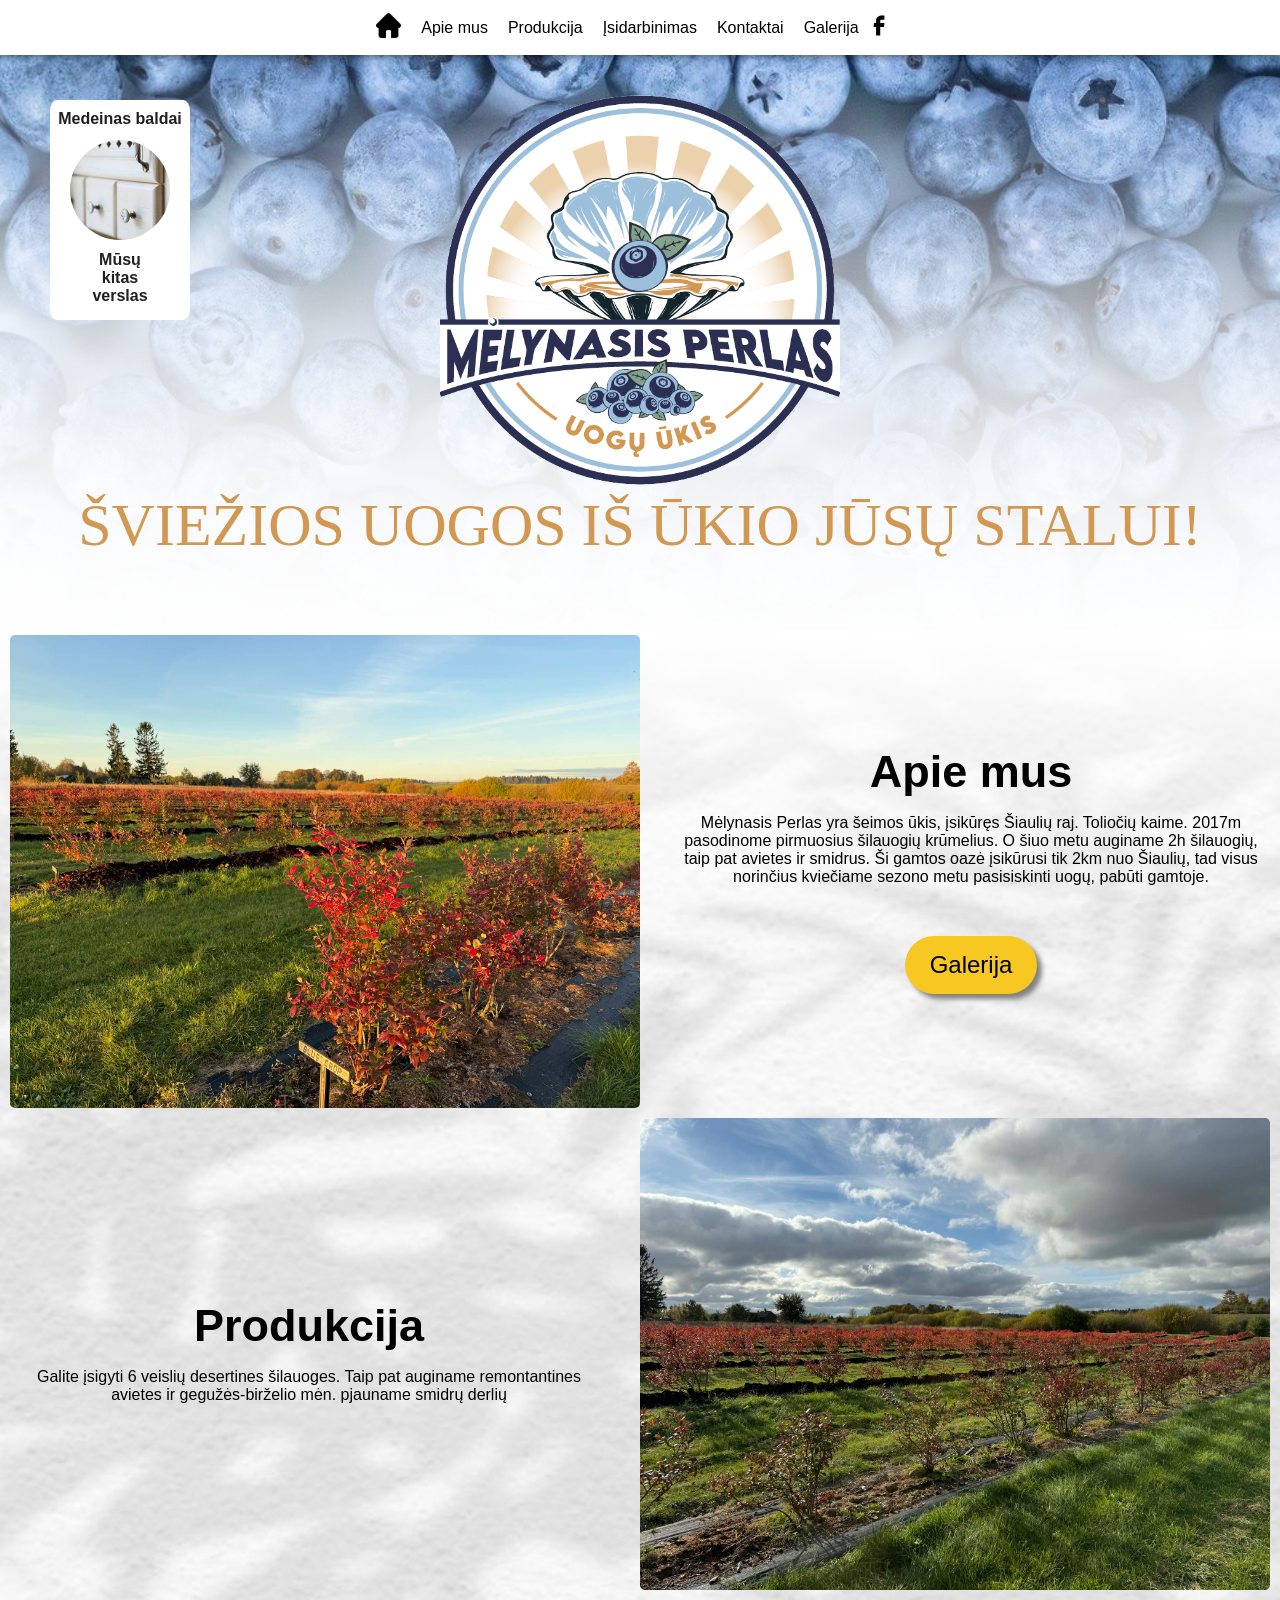
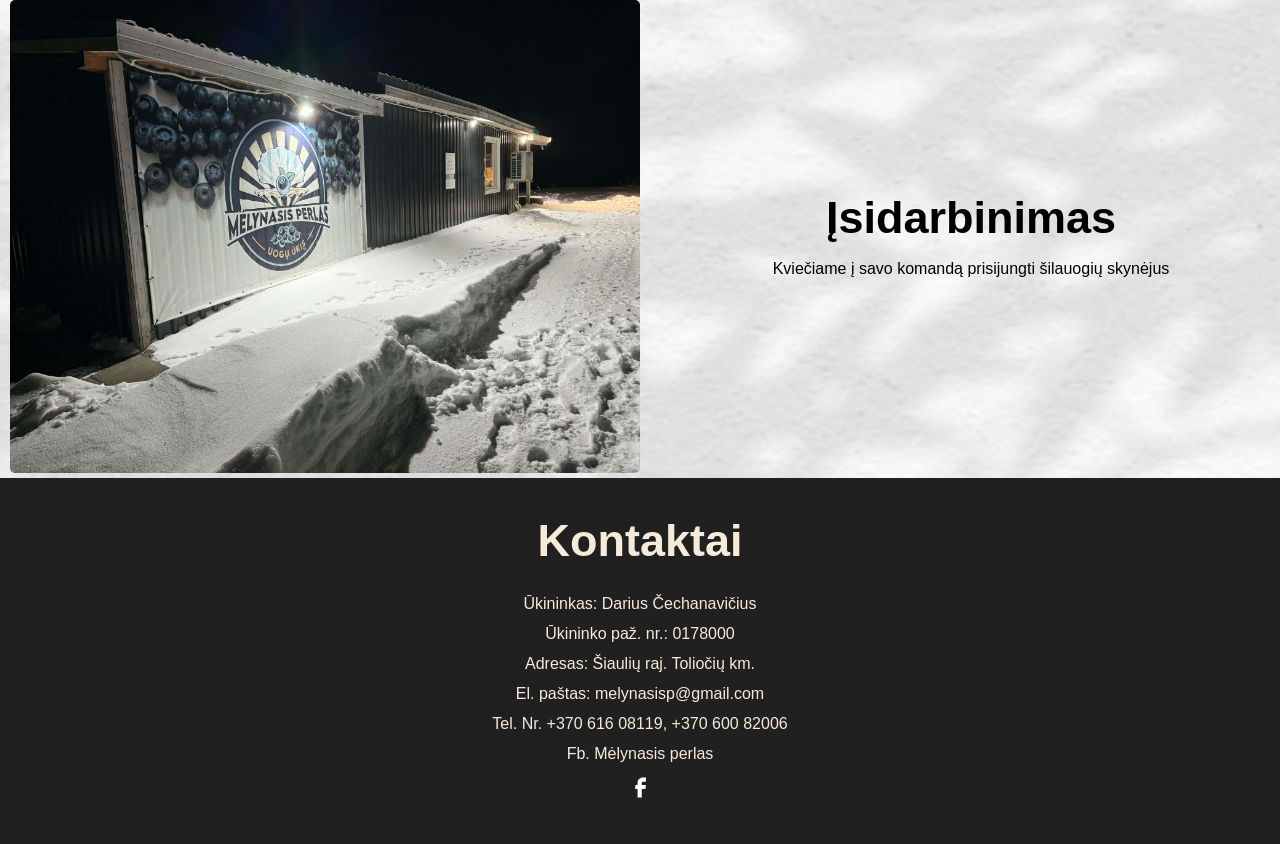
<file: index.html>
<!doctype html>
<html lang="en">
  <head>
    <title>Webpage Design</title>
    <meta name="viewport" content="width=device-width, initial-scale=1.0" />
    <link rel="stylesheet" href="style.css" />
  </head>
  <body>
    <div class="sidebar">
      <a href="index"
        ><img class="melynasis-perlas" src="images/home.png" alt="section"
      /></a>

      <div
        class="menu-icon"
        onclick="
          document.querySelector('.sidebar-links').classList.toggle('active')
        "
      >
        <span></span>
        <span></span>
        <span></span>
      </div>

      <div class="sidebar-links">
        <a href="#home">Apie mus</a>
        <a href="#about">Produkcija</a>
        <a href="#darbas">Įsidarbinimas</a>
        <a href="#contact">Kontaktai</a>
        <a href="galerija">Galerija</a>
      </div>
      <div class="social-links">
        <a href="https://www.facebook.com/melynasisperlas "
          ><img class="facebook" src="images/facebook.svg" alt="section"
        /></a>
      </div>

      <div class="navbar"></div>
    </div>

    <div class="main">
      <a href="baldai">
        <div class="corner-rectangle">
        <span class="corner-rectangle-text">Medeinas baldai</span>
        <img
          src="furniture_images/logo.jpg"
          alt="logo"
          class="corner-rectangle-img"
        />
        <span class="bottom-rectangle-text">Mūsų kitas verslas</span>
      </div>
      </a>
      <img class="bg-image" src="images/melynes.jpg" alt="background" />
      <img
        class="center-image"
        src="images/MELYNASIS_PERLAS_LOGOTIPAS.png"
        alt="center"
      />
      <p class="logo-tagline">ŠVIEŽIOS UOGOS IŠ ŪKIO JŪSŲ STALUI!</p>
    </div>
  
    <div class="gradiant-section">
      <div id="home" class="content home-section">
        <img class="section-image" src="images/raudon.jpeg" alt="section" />
        <div class="home-text">
          <h1>Apie mus</h1>
          <p>
            Mėlynasis Perlas yra šeimos ūkis, įsikūręs Šiaulių raj. Toliočių
            kaime. 2017m pasodinome pirmuosius šilauogių krūmelius. O šiuo metu
            auginame 2h šilauogių, taip pat avietes ir smidrus. Ši gamtos oazė
            įsikūrusi tik 2km nuo Šiaulių, tad visus norinčius kviečiame sezono
            metu pasisiskinti uogų, pabūti gamtoje.
          </p>
          <a href="galerija"
            ><button class="gallery-btn">Galerija</button></a
          >
        </div>
      </div>

      <div id="about" class="content home-section">
        <div class="home-text">
          <h1>Produkcija</h1>
          <p>
            Galite įsigyti 6 veislių desertines šilauoges. Taip pat auginame
            remontantines avietes ir gegužės-birželio mėn. pjauname smidrų
            derlių
          </p>
        </div>
        <img class="section-image" src="images/eiles.jpeg" alt="section" />
      </div>
      <div id="darbas" class="content home-section">
        <img class="section-image" src="images/ziema.jpeg" alt="section" />
        <div class="home-text">
          <h1>Įsidarbinimas</h1>
          <p>Kviečiame į savo komandą prisijungti šilauogių skynėjus</p>
        </div>
      </div>
    </div>
    <div id="contact" class="endbar">
      <h1>Kontaktai</h1>
      <p>Ūkininkas: Darius Čechanavičius</p>
      <p>Ūkininko paž. nr.: 0178000</p>
      <p>Adresas: Šiaulių raj. Toliočių km.</p>
      <p>El. paštas: melynasisp@gmail.com</p>
      <p>Tel. Nr. +370 616 08119, +370 600 82006</p>

      <p>Fb. Mėlynasis perlas</p>
      <a href="https://www.facebook.com/melynasisperlas "
        ><img class="facebook-white" src="images/facebook.svg" alt="section"
      /></a>
    </div>
  </body>
</html>
</file>
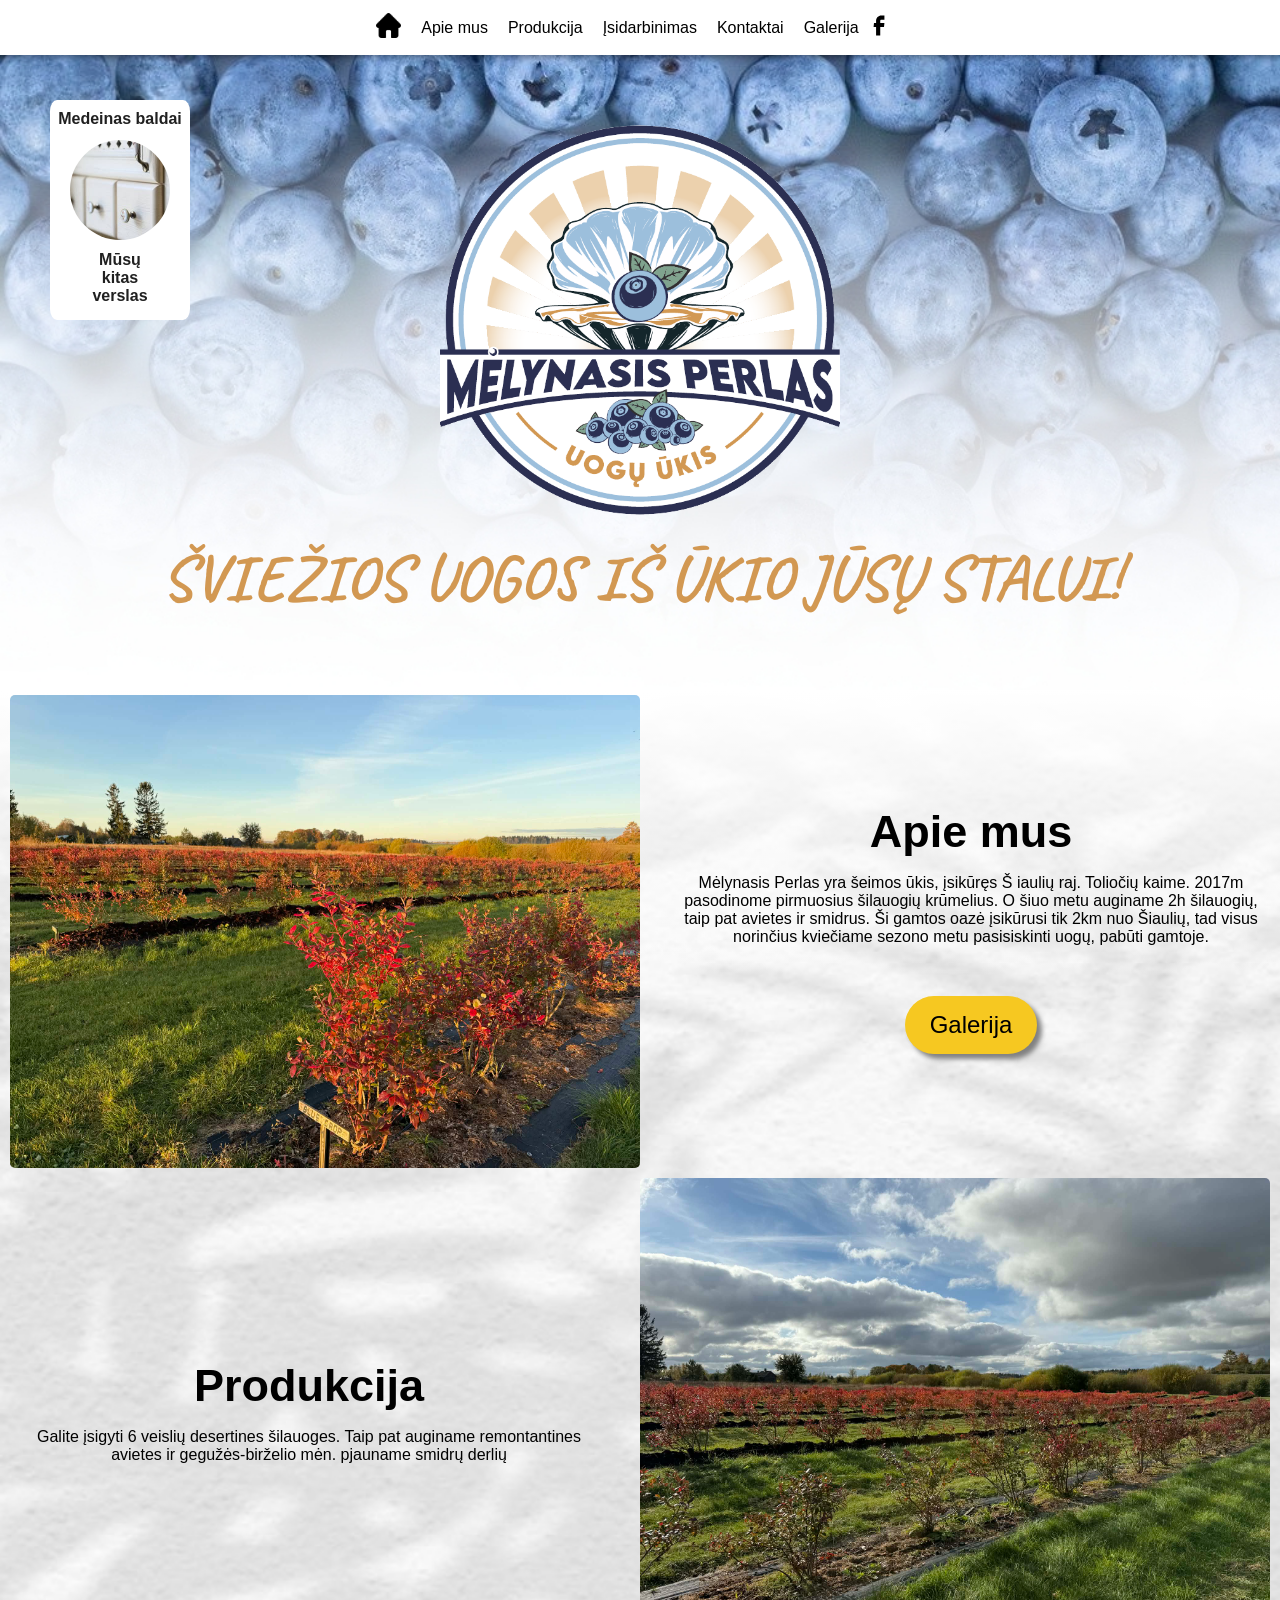
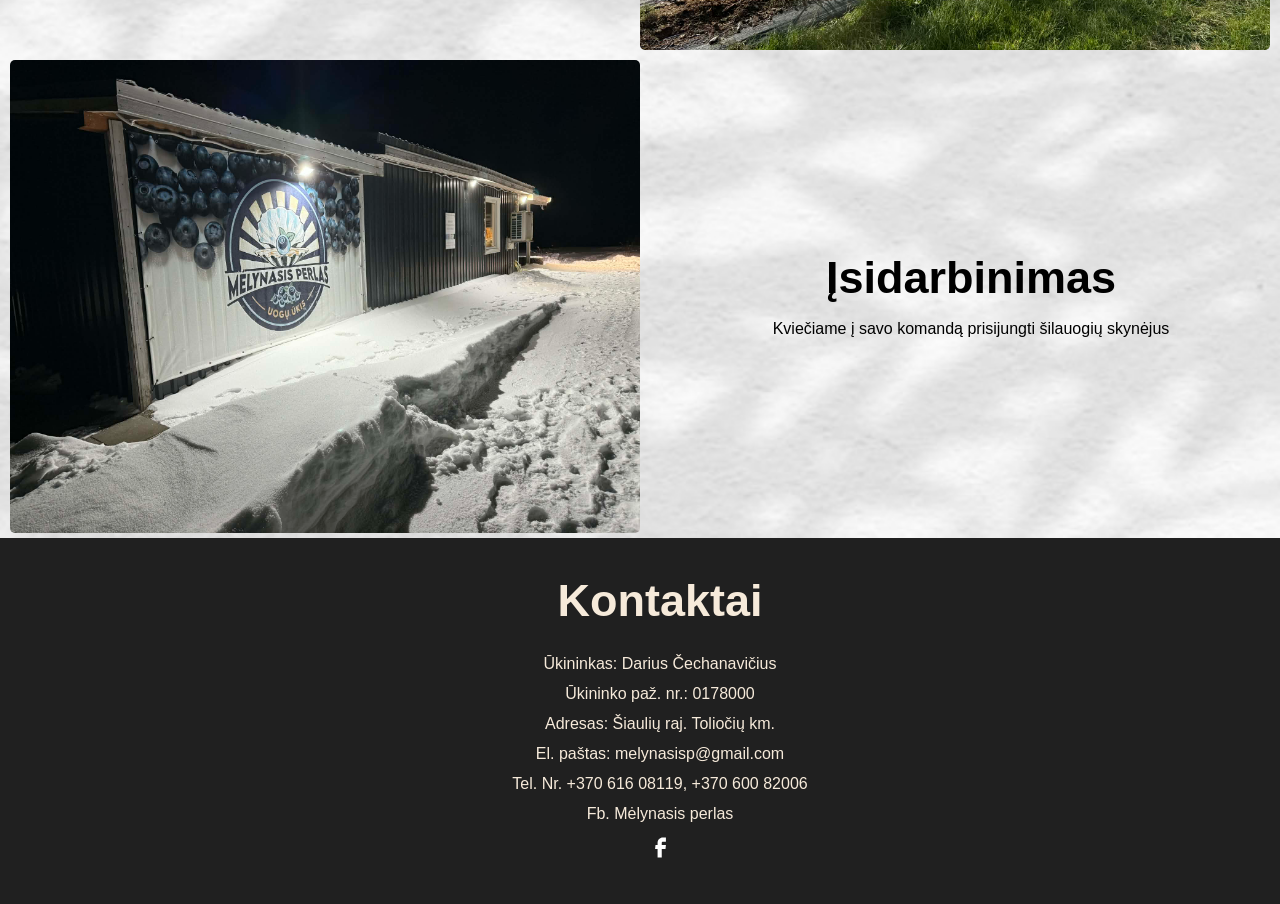
<file: silo/index.html>
<!doctype html>
<html lang="en">
  <head>
    <title>Webpage Design</title>
    <meta name="viewport" content="width=device-width, initial-scale=1.0" />
    <link rel="stylesheet" href="style.css" />
  </head>
  <body>
    <div class="sidebar">
      <a href="index.html"
        ><img class="melynasis-perlas" src="images/home.png" alt="section"
      /></a>

      <div
        class="menu-icon"
        onclick="
          document.querySelector('.sidebar-links').classList.toggle('active')
        "
      >
        <span></span>
        <span></span>
        <span></span>
      </div>

      <div class="sidebar-links">
        <a href="#home">Apie mus</a>
        <a href="#about">Produkcija</a>
        <a href="#darbas">Įsidarbinimas</a>
        <a href="#contact">Kontaktai</a>
        <a href="galerija.html">Galerija</a>
      </div>
      <div class="social-links">
        <a href="https://www.facebook.com/melynasisperlas "
          ><img class="facebook" src="images/facebook.svg" alt="section"
        /></a>
      </div>

      <div class="navbar"></div>
    </div>

    <div class="main">
      <a href="baldai.html">
        <div class="corner-rectangle">
        <span class="corner-rectangle-text">Medeinas baldai</span>
        <img
          src="furniture_images/logo.jpg"
          alt="logo"
          class="corner-rectangle-img"
        />
        <span class="bottom-rectangle-text">Mūsų kitas verslas</span>
      </div>
      </a>
      <img class="bg-image" src="images/melynes.jpg" alt="background" />
      <img
        class="center-image"
        src="images/MELYNASIS_PERLAS_LOGOTIPAS.png"
        alt="center"
      />
      <p class="logo-tagline">ŠVIEŽIOS UOGOS IŠ ŪKIO JŪSŲ STALUI!</p>
    </div>
  
    <div class="gradiant-section">
      <div id="home" class="content home-section">
        <img class="section-image" src="images/raudon.jpeg" alt="section" />
        <div class="home-text">
          <h1>Apie mus</h1>
          <p>
            Mėlynasis Perlas yra šeimos ūkis, įsikūręs Š iaulių raj. Toliočių
            kaime. 2017m pasodinome pirmuosius šilauogių krūmelius. O šiuo metu
            auginame 2h šilauogių, taip pat avietes ir smidrus. Ši gamtos oazė
            įsikūrusi tik 2km nuo Šiaulių, tad visus norinčius kviečiame sezono
            metu pasisiskinti uogų, pabūti gamtoje.
          </p>
          <a href="galerija.html"
            ><button class="gallery-btn">Galerija</button></a
          >
        </div>
      </div>

      <div id="about" class="content home-section">
        <div class="home-text">
          <h1>Produkcija</h1>
          <p>
            Galite įsigyti 6 veislių desertines šilauoges. Taip pat auginame
            remontantines avietes ir gegužės-birželio mėn. pjauname smidrų
            derlių
          </p>
        </div>
        <img class="section-image" src="images/eiles.jpeg" alt="section" />
      </div>
      <div id="darbas" class="content home-section">
        <img class="section-image" src="images/ziema.jpeg" alt="section" />
        <div class="home-text">
          <h1>Įsidarbinimas</h1>
          <p>Kviečiame į savo komandą prisijungti šilauogių skynėjus</p>
        </div>
      </div>
    </div>
    <div id="contact" class="endbar">
      <h1>Kontaktai</h1>
      <p>Ūkininkas: Darius Čechanavičius</p>
      <p>Ūkininko paž. nr.: 0178000</p>
      <p>Adresas: Šiaulių raj. Toliočių km.</p>
      <p>El. paštas: melynasisp@gmail.com</p>
      <p>Tel. Nr. +370 616 08119, +370 600 82006</p>

      <p>Fb. Mėlynasis perlas</p>
      <a href="https://www.facebook.com/melynasisperlas "
        ><img class="facebook-white" src="images/facebook.svg" alt="section"
      /></a>
    </div>
  </body>
</html>
</file>
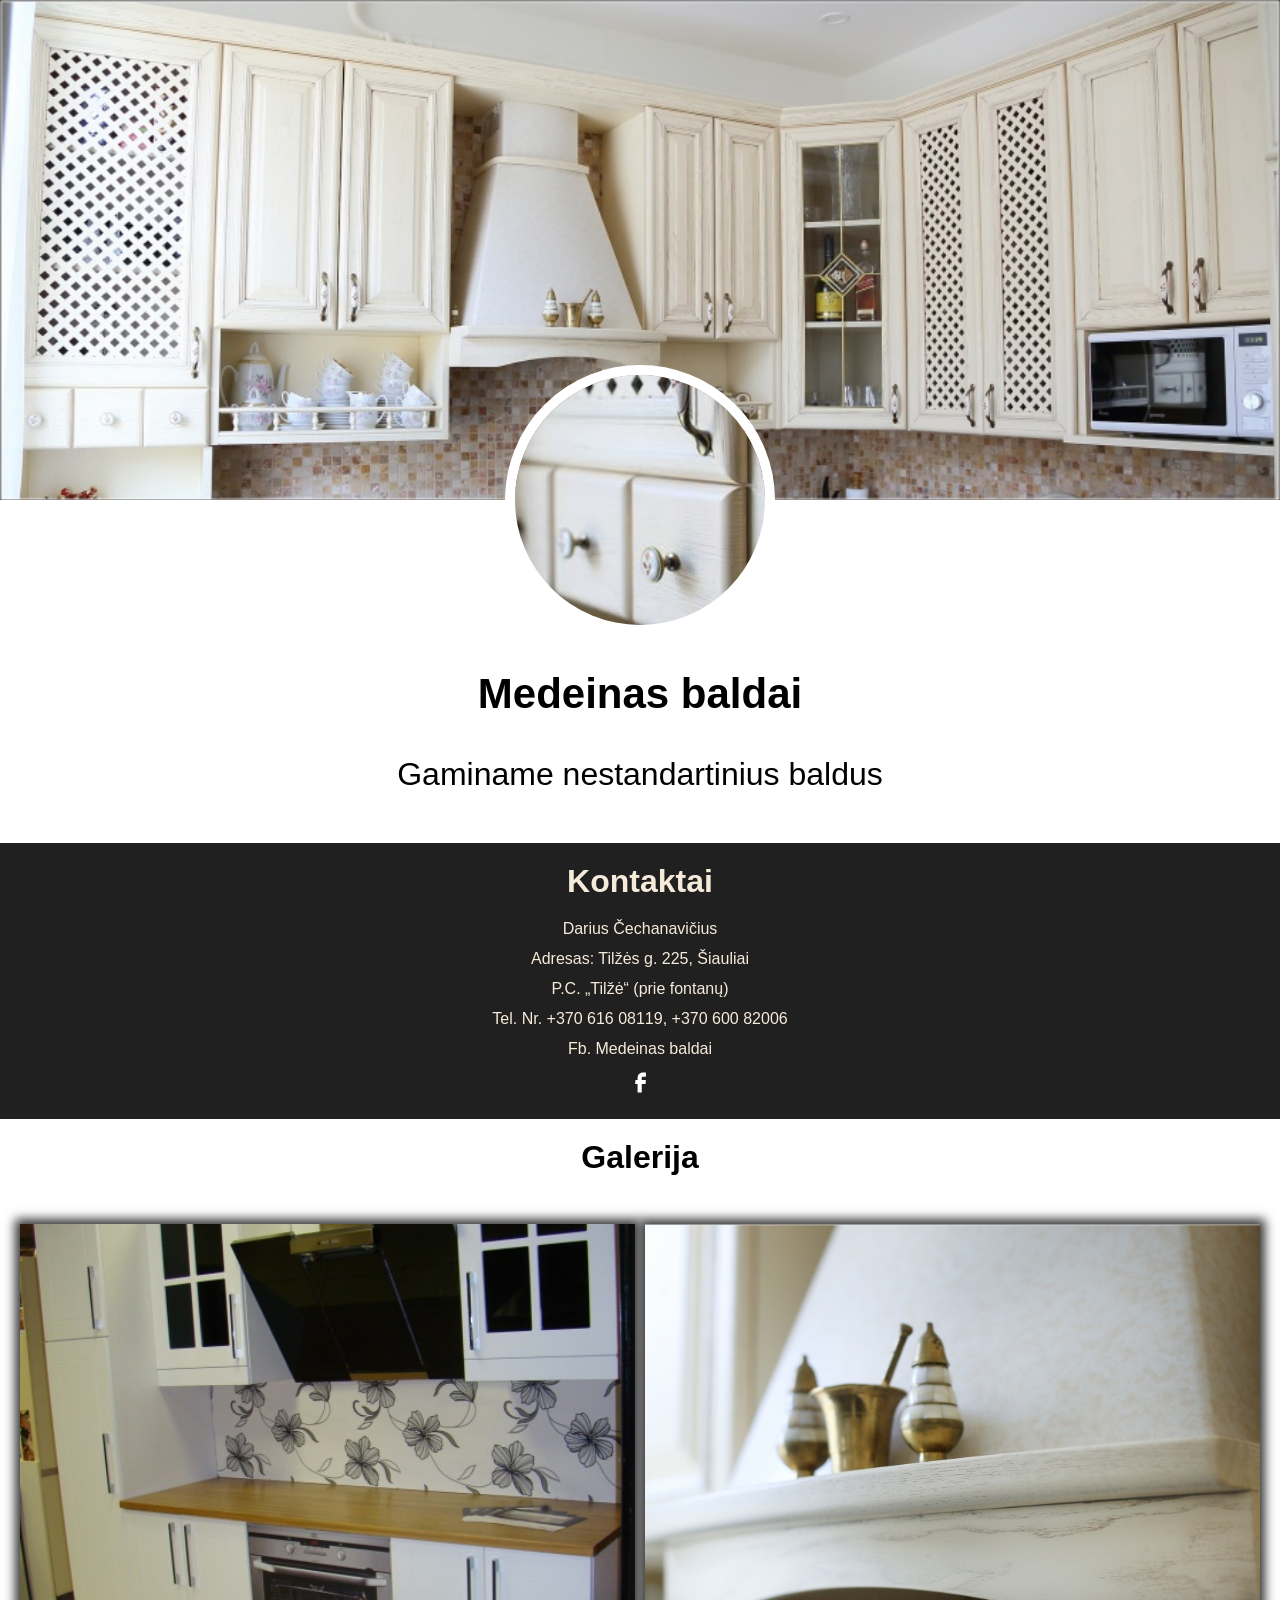
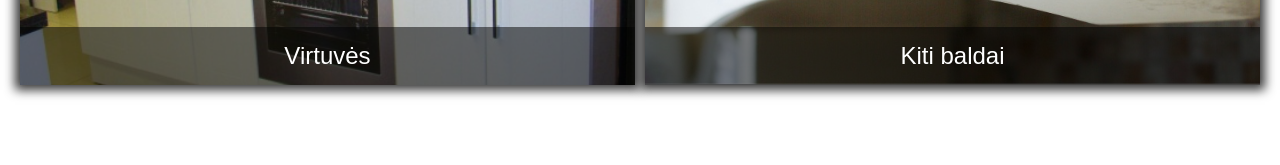
<file: baldai.html>
<!doctype html>
<html lang="en">
  <head>
    <title>baldai</title>
    <meta name="viewport" content="width=device-width, initial-scale=1.0" />
    <link rel="stylesheet" href="baldai_stlius.css" />
  </head>
  <body>
    <div class="hero">
      <div class="hero"></div>
      <img class="logo" src="furniture_images/logo.jpg" alt="logo" />
    </div>
    
    <div class="about-text">
      <h2>Medeinas baldai</h2>
     
      <p>Gaminame nestandartinius baldus</p>
    </div>

    <div id="contact" class="endbar">
      <h1>Kontaktai</h1>
      <p>Darius Čechanavičius</p>
      <p>Adresas: Tilžės g. 225, Šiauliai</p>
      <p>P.C. „Tilžė“ (prie fontanų)</p>
      
      <p>Tel. Nr. +370 616 08119, +370 600 82006</p>

      <p>Fb. Medeinas baldai</p>
      <a href="https://www.facebook.com/medeinas.baldai"
        ><img class="facebook-white" src="images/facebook.svg" alt="section"
      /></a>  
    </div>
    <div class="galerija-backround"> 
    <div class="about-text">
      <h1>Galerija</h1>
     
    </div>
     <div class="featured-grid">
        <a href="virtuves"><img src="galery_furniture/266-ekspo-dazyta.jpg" alt="photo">
        <span class="image-text">Virtuvės</span></a>
        <a href="kitibaldai"><img src="galery_furniture/401-klasika.jpg" alt="photo">
        <span class="image-text">Kiti baldai</span></a>
       
        
    </div>
    </div>
  </body>
</html>
</file>
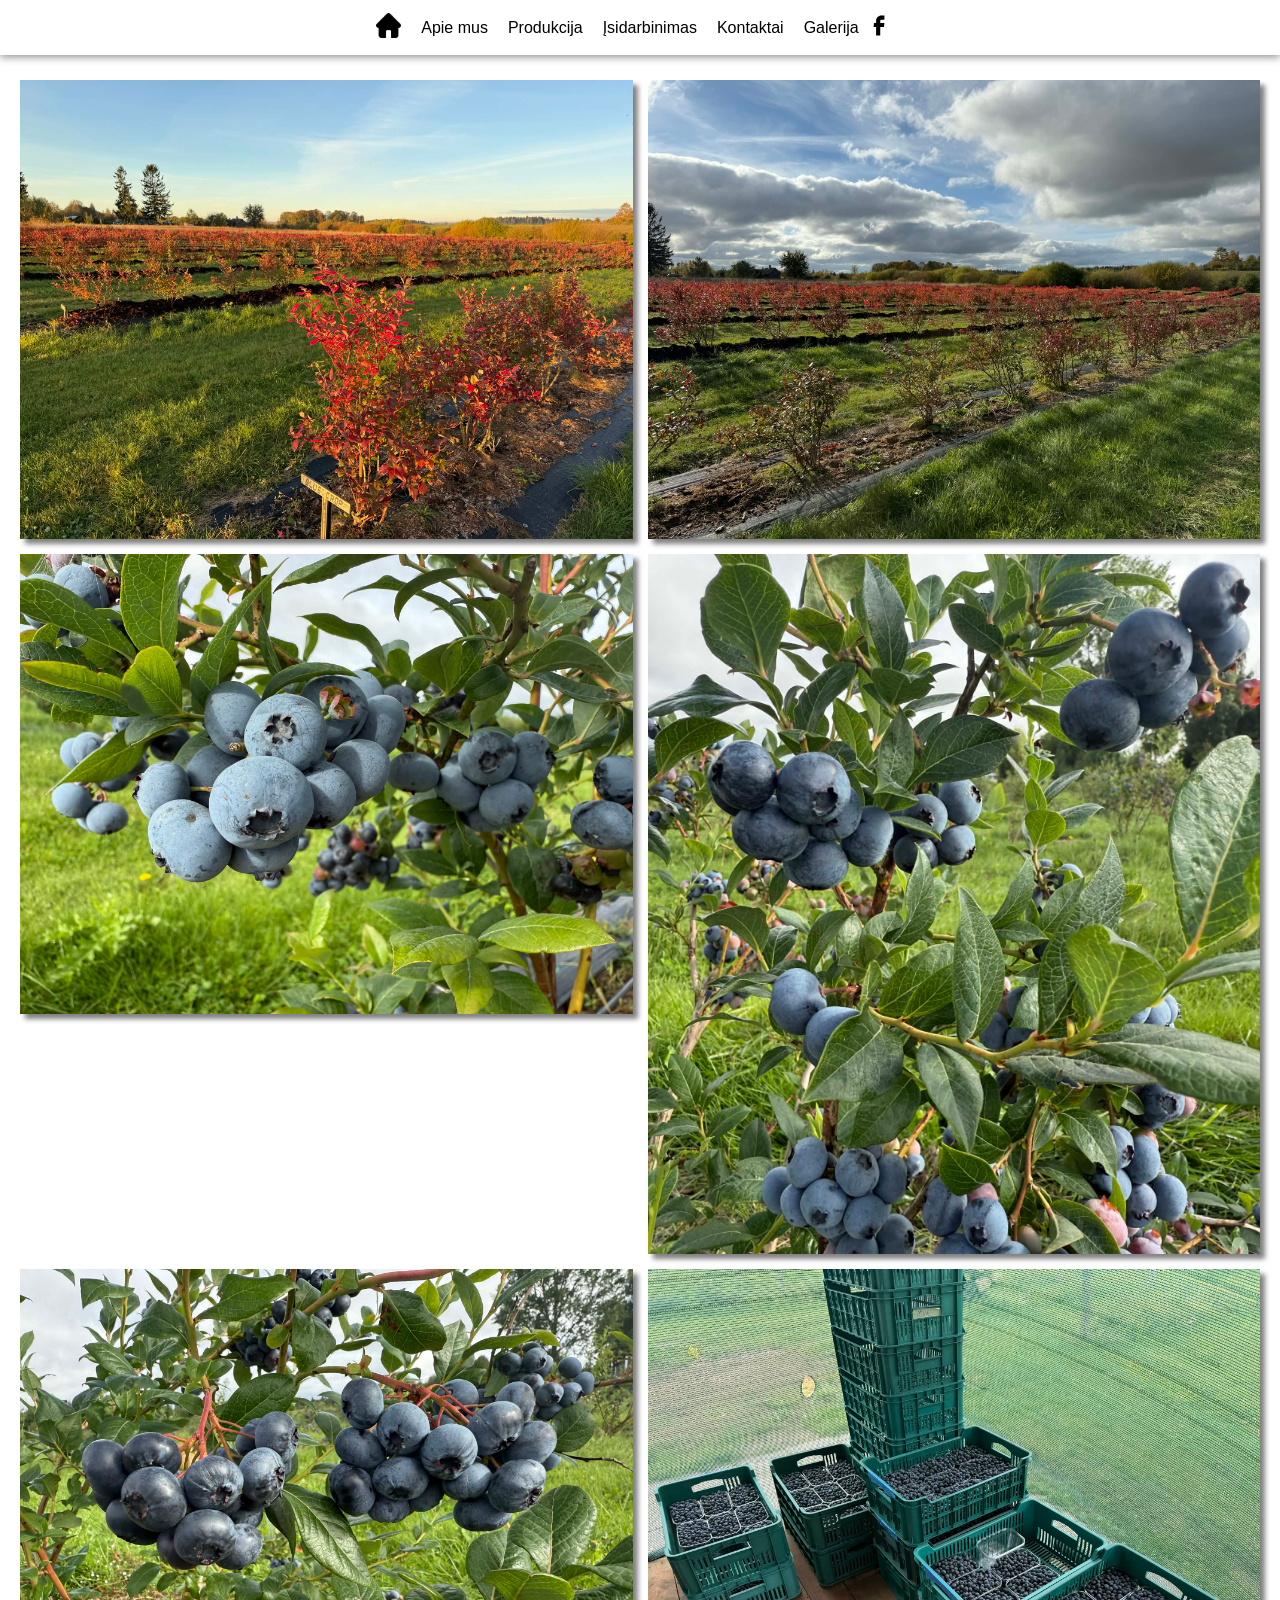
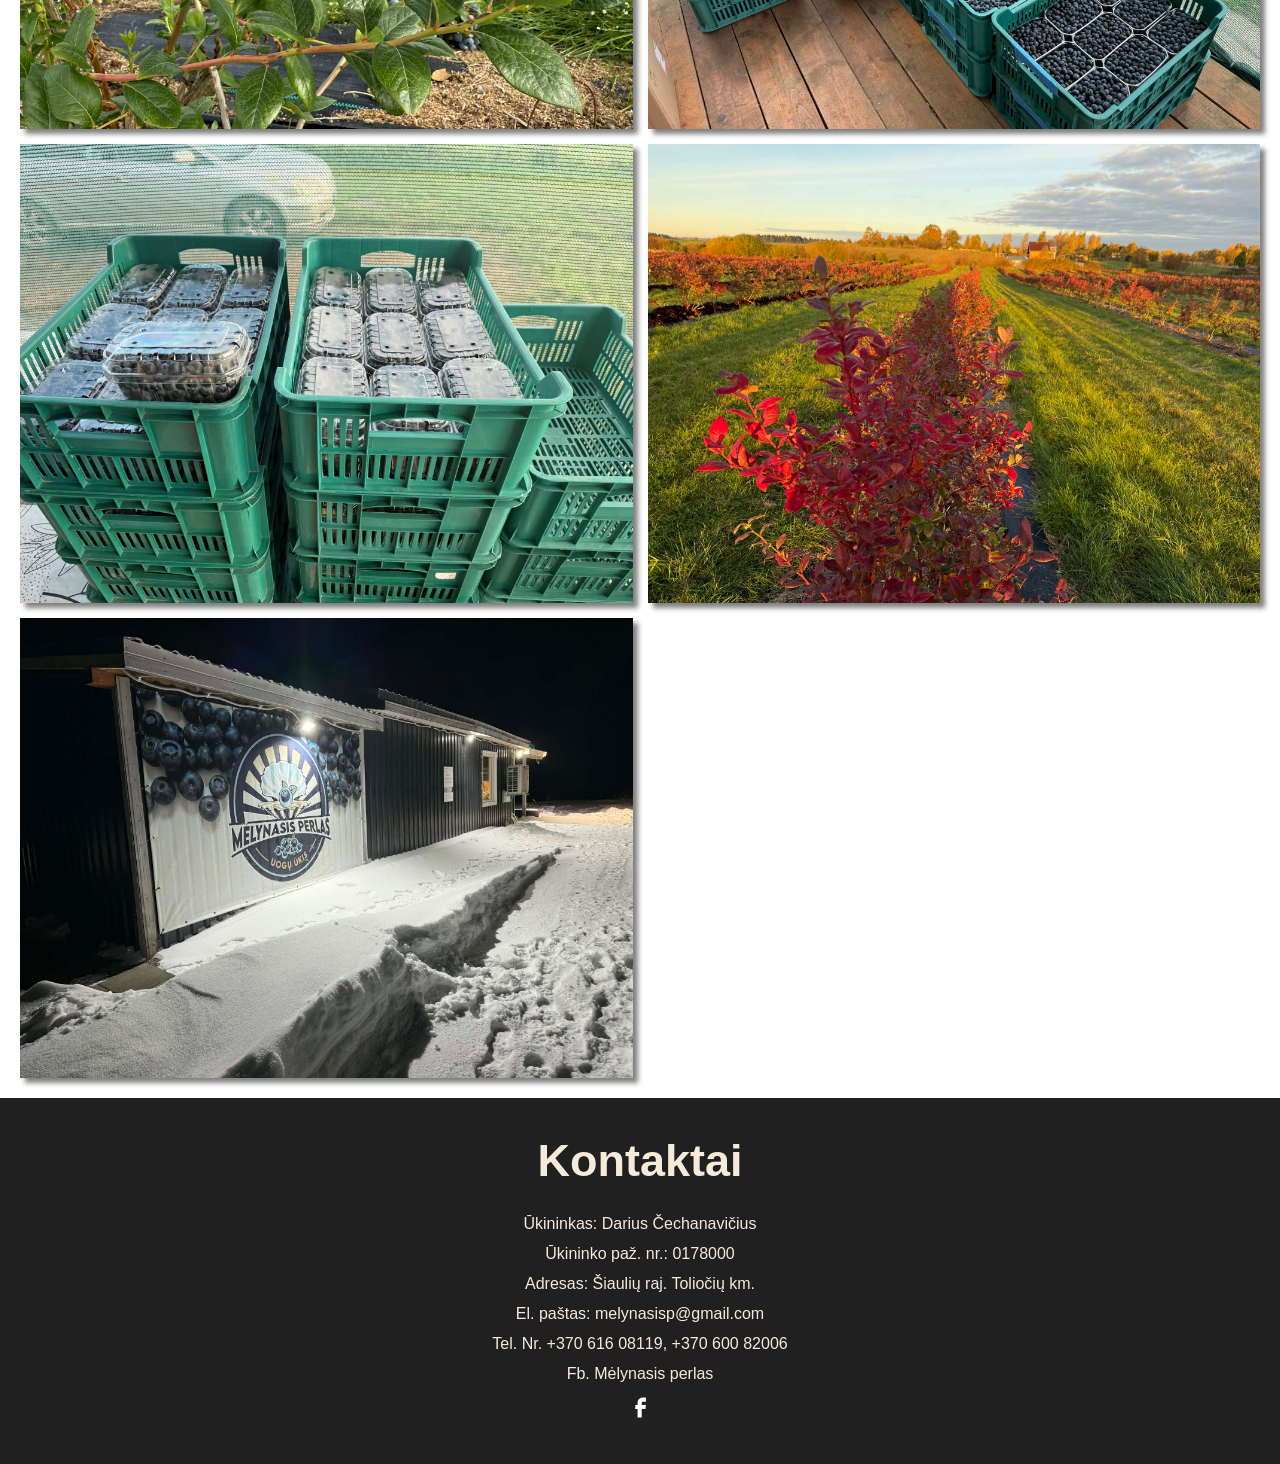
<file: galerija.html>
<!DOCTYPE html>
<html lang="en">
<head>
    <title>Galerija</title>
    <meta name="viewport" content="width=device-width, initial-scale=1.0">
    <link rel="stylesheet" href="style.css">
</head>
<body>
   <div class="sidebar">
      <a href="index"
        ><img class="melynasis-perlas" src="images/home.png" alt="section"
      /></a>

      <div
        class="menu-icon"
        onclick="
          document.querySelector('.sidebar-links').classList.toggle('active')
        "
      >
        <span></span>
        <span></span>
        <span></span>
      </div>

      <div class="sidebar-links">
        <a href="index#home">Apie mus</a>
        <a href="index#about">Produkcija</a>
        <a href="index#darbas">Įsidarbinimas</a>
        <a href="index#contact">Kontaktai</a>
        <a href="galerija">Galerija</a>
      </div>
      <div class="social-links">
        <a href="https://www.facebook.com/melynasisperlas "
          ><img class="facebook" src="images/facebook.svg" alt="section"
        /></a>
      </div>

      <div class="navbar"></div>
    </div>


    <div class="gallery-grid">
        <img src="images/raudon.jpeg" alt="photo">
        <img src="images/eiles.jpeg" alt="photo">
        <img src="images/arti.jpeg" alt="photo">
        <img src="images/arti2.jpeg" alt="photo">
        <img src="images/arti3.jpeg" alt="photo">
        <img src="images/dez.jpeg" alt="photo">
        <img src="images/dez2.jpeg" alt="photo">
        <img src="images/raud2.jpeg" alt="photo">
        <img src="images/ziema.jpeg" alt="photo"> 
        
        
    </div>
    </div>
        <div id="contact" class="endbar">
      <h1>Kontaktai</h1>
      <p>Ūkininkas: Darius Čechanavičius</p>
      <p>Ūkininko paž. nr.: 0178000</p>
      <p>Adresas: Šiaulių raj. Toliočių km.</p>
      <p>El. paštas: melynasisp@gmail.com</p>
      <p>Tel. Nr. +370 616 08119, +370 600 82006</p>
      

      <p>Fb. Mėlynasis perlas</p>
      <a href="https://www.facebook.com/melynasisperlas "
        ><img class="facebook-white" src="images/facebook.svg" alt="section"
      /></a>
    </div>
</body>
</html>
</file>
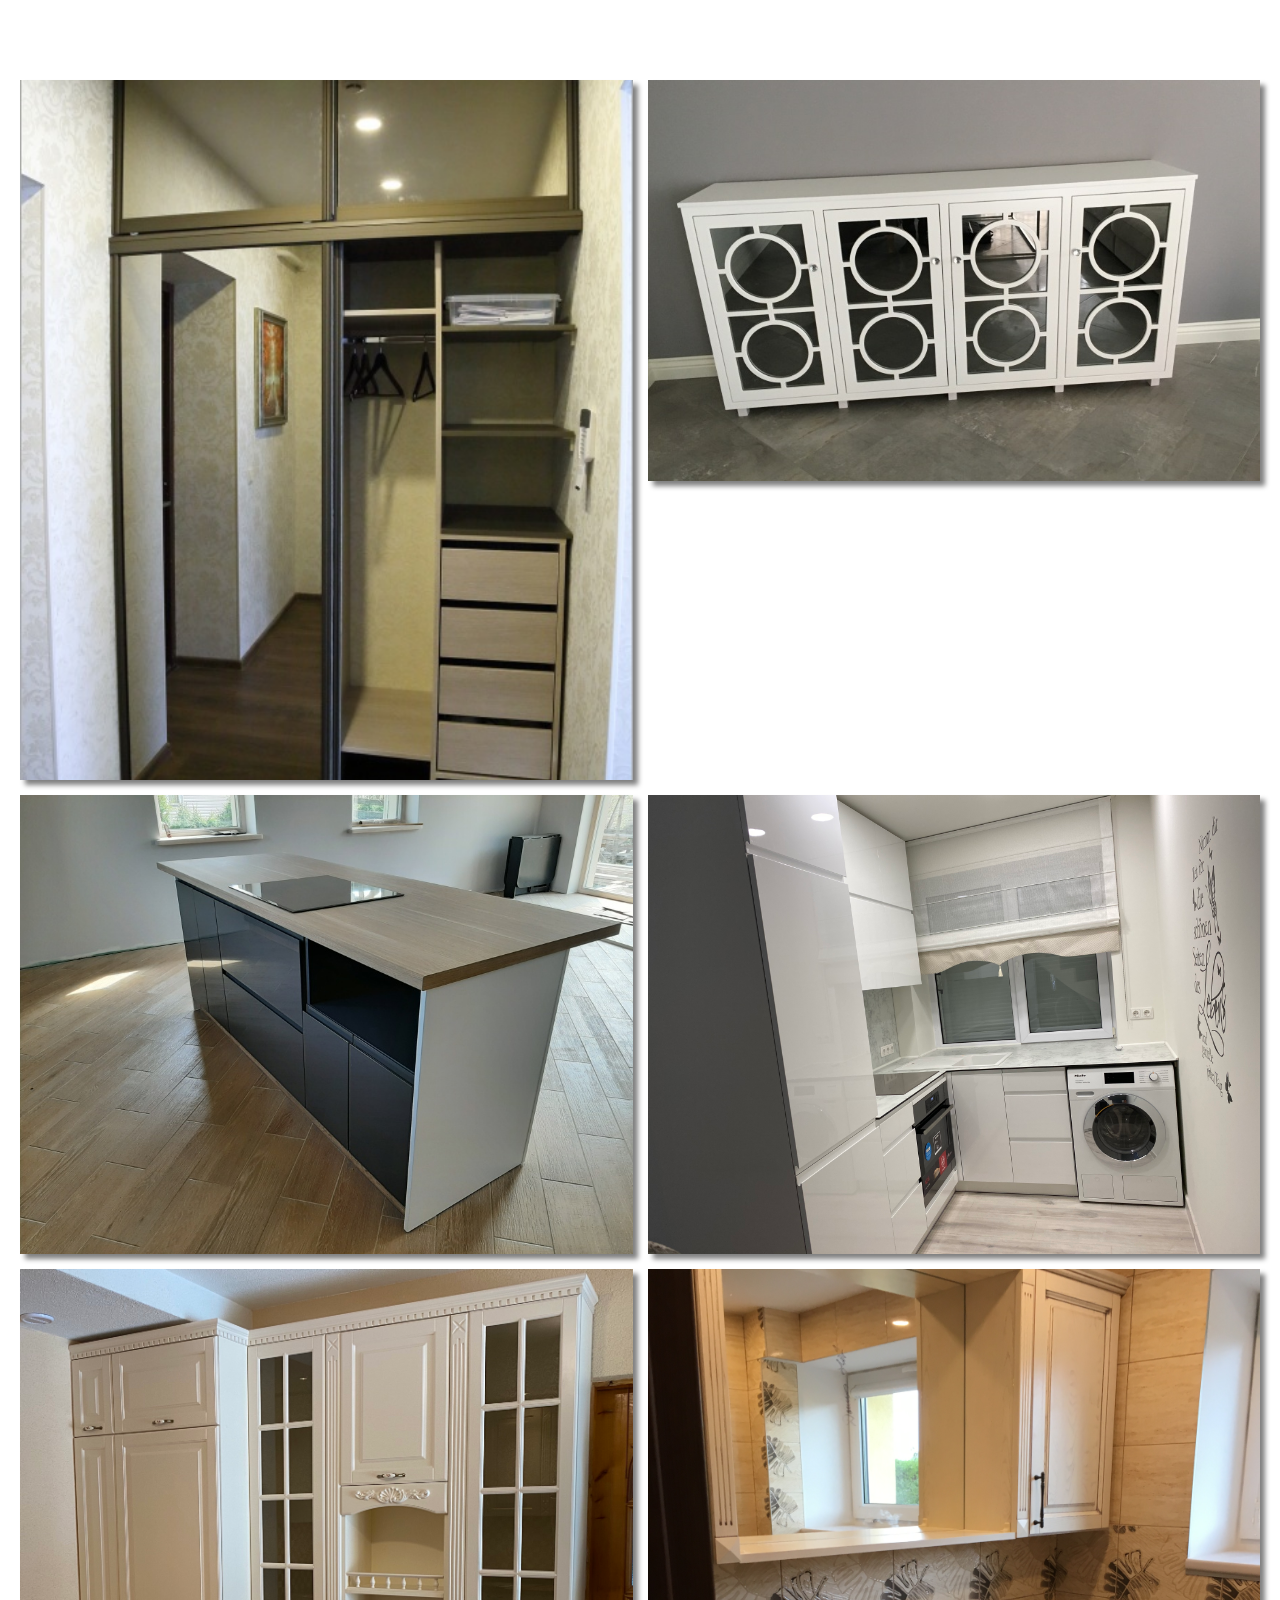
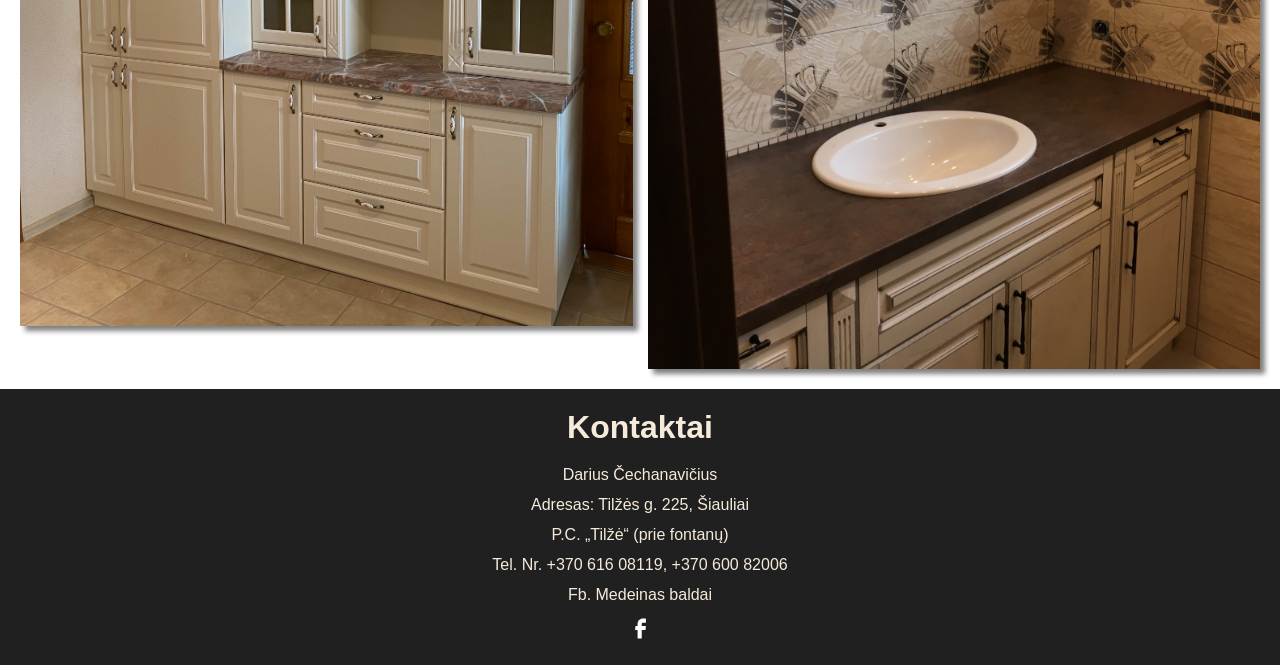
<file: kitibaldai.html>
<!DOCTYPE html>
<html lang="en">
<head>
    <title>Kiti baldai</title>
    <meta name="viewport" content="width=device-width, initial-scale=1.0">
    <link rel="stylesheet" href="baldai_stlius.css">
</head>
<body>
   


    <div class="gallery-grid">
    <img src="galery_furniture/413-su-rudai-tonuotais-veidr. - Copy.jpg" alt="photo">
      <img src="galery_furniture/429-komoda-su-veidrodziais.jpg" alt="photo">
      <img src="galery_furniture/492-trispalvis.jpg" alt="photo">
      <img src="galery_furniture/IMG_0267.jpg" alt="photo">
      <img src="galery_furniture/IMG_0540.jpg" alt="photo">
      <img src="galery_furniture/IMG_2260 (2).JPG" alt="photo">
        
        
    </div>
    </div>
        <div id="contact" class="endbar">
      <h1>Kontaktai</h1>
      <p>Darius Čechanavičius</p>
      <p>Adresas: Tilžės g. 225, Šiauliai</p>
      <p>P.C. „Tilžė“ (prie fontanų)</p>
      
      <p>Tel. Nr. +370 616 08119, +370 600 82006</p>

      <p>Fb. Medeinas baldai</p>
      <a href="https://www.facebook.com/medeinas.baldai"
        ><img class="facebook-white" src="images/facebook.svg" alt="section"
      /></a>  
    </div>
</body>
</html>
</file>
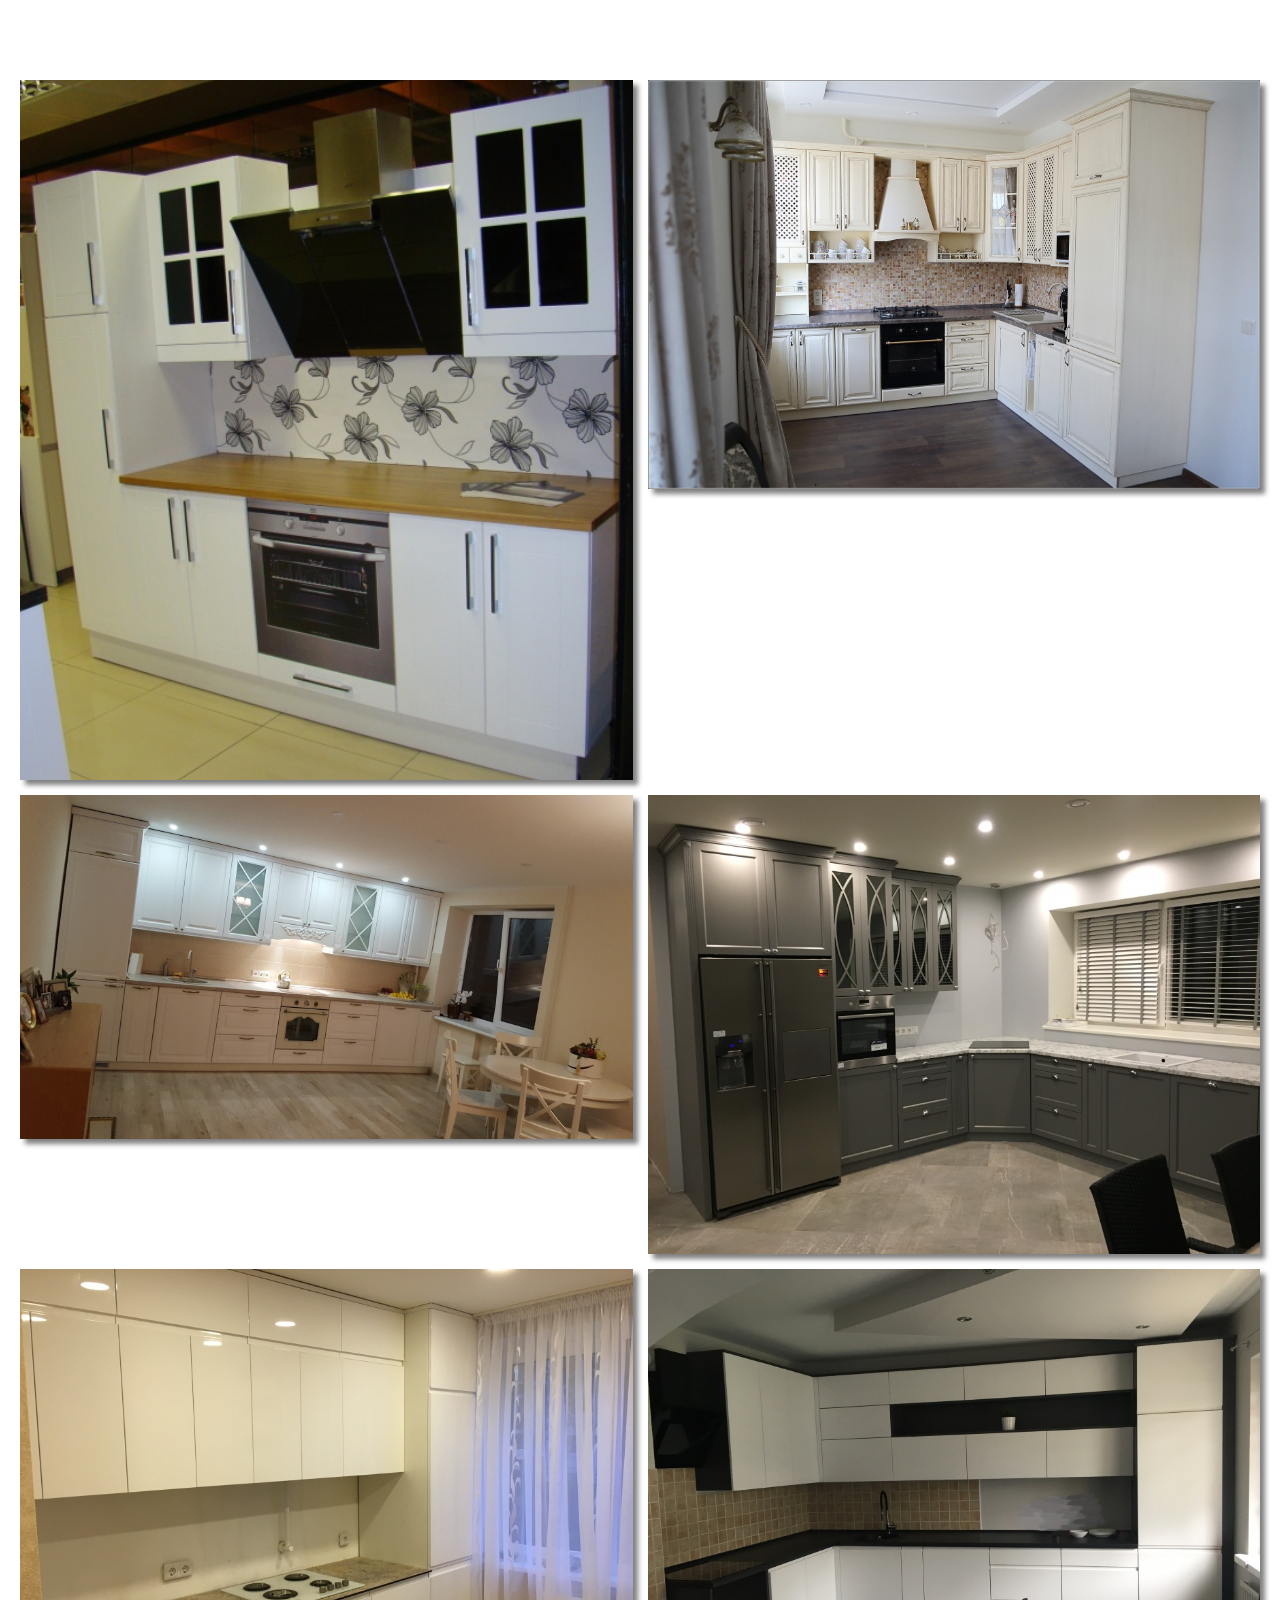
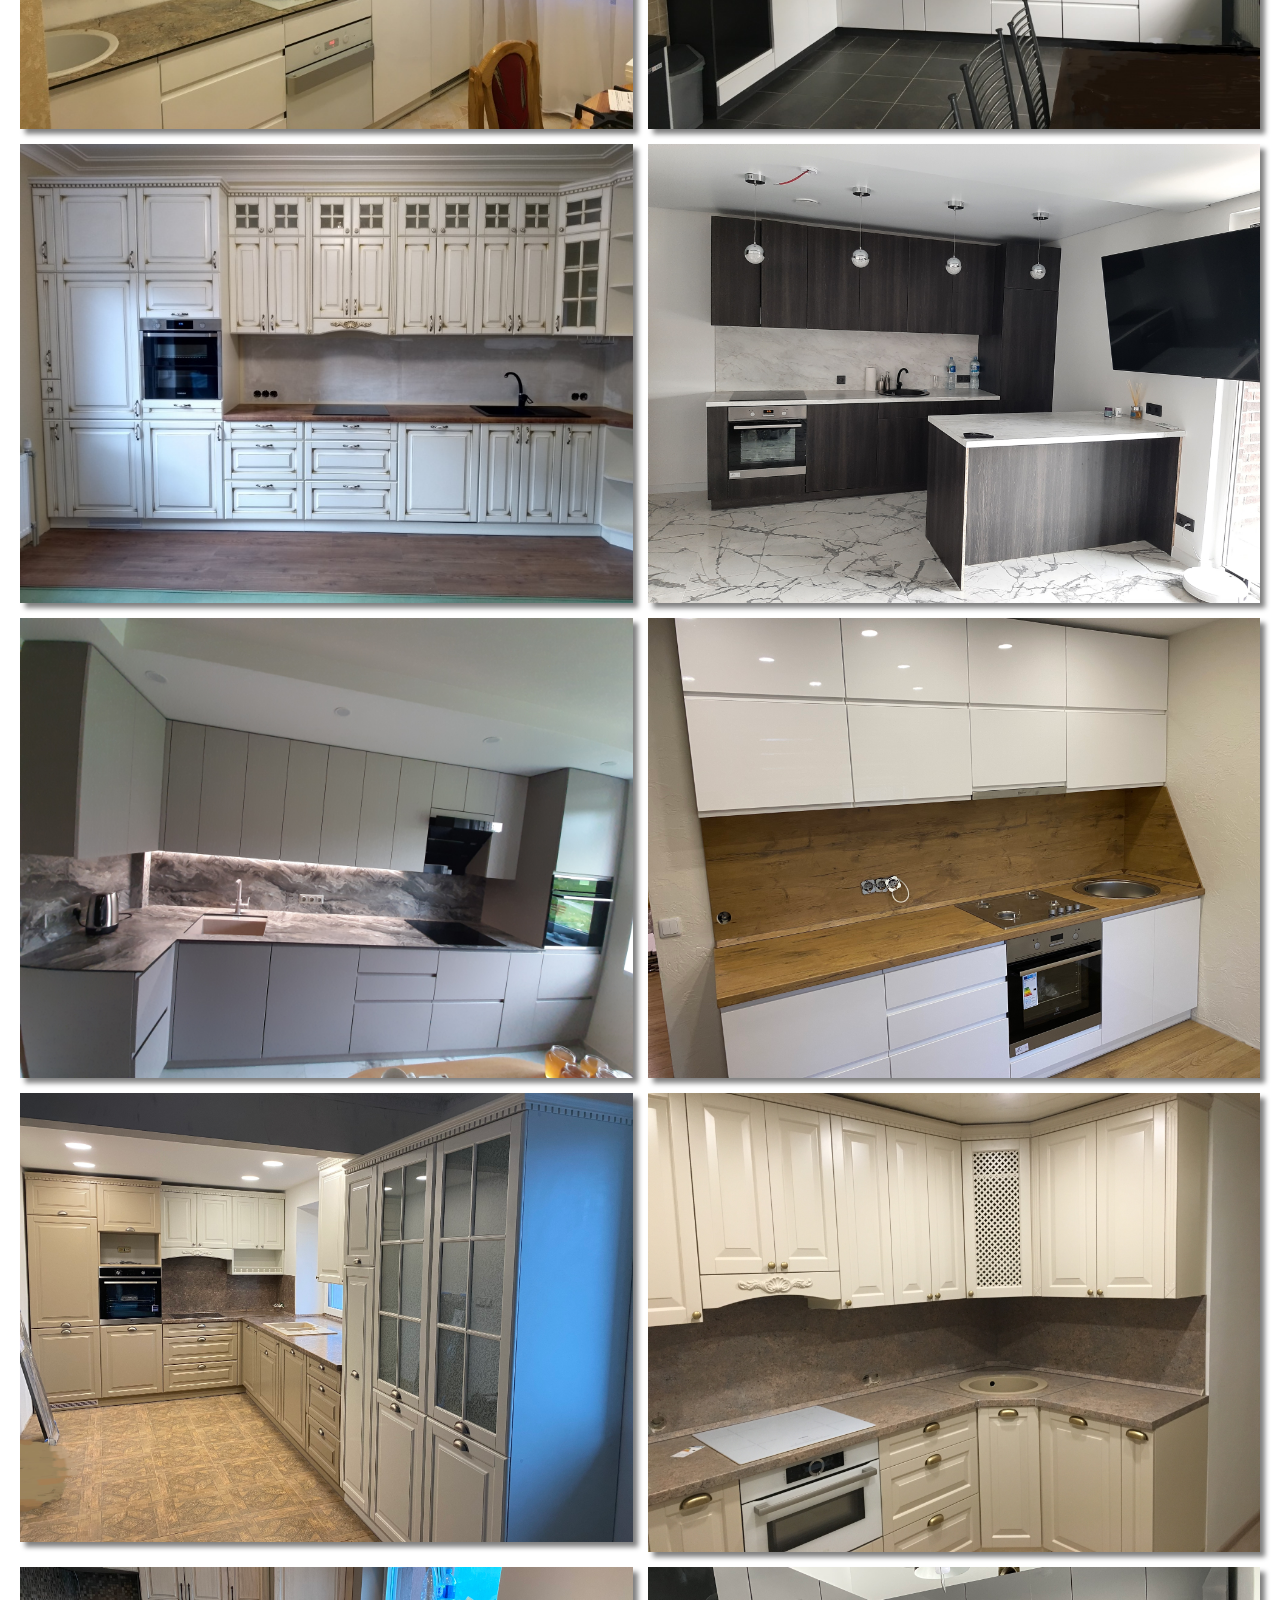
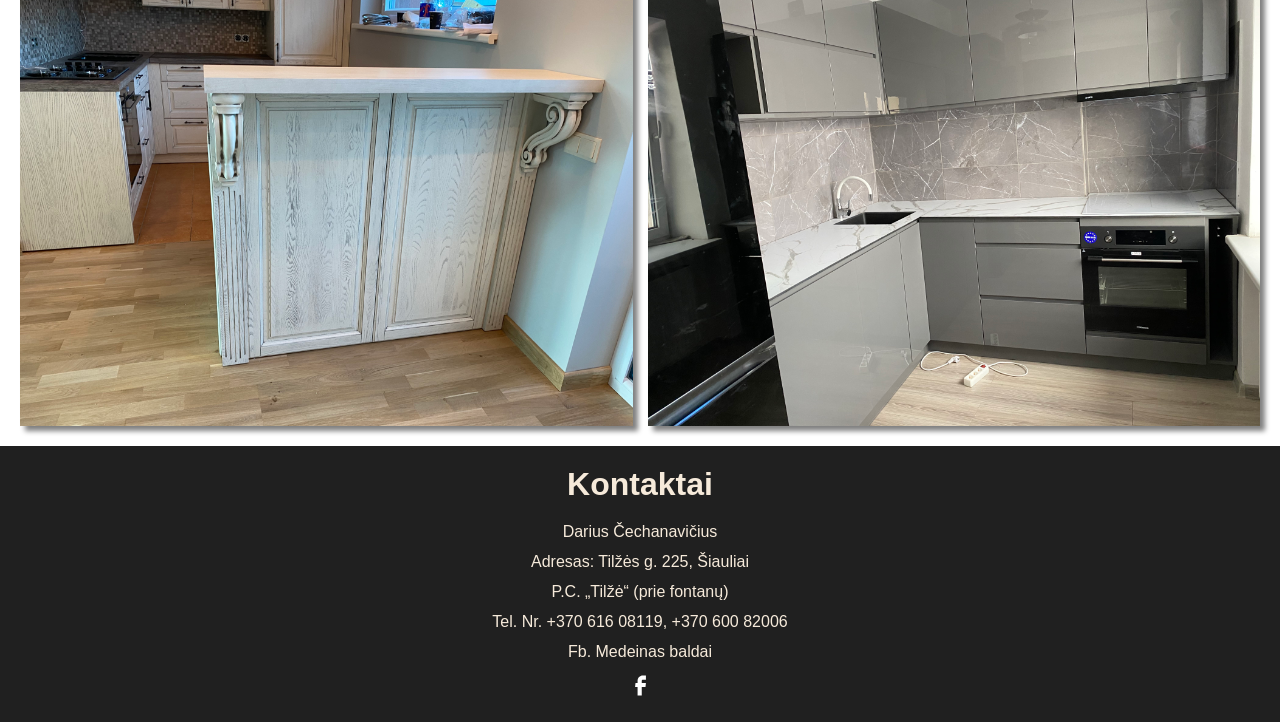
<file: virtuves.html>
<!DOCTYPE html>
<html lang="en">
<head>
    <title>Virtuvės</title>
    <meta name="viewport" content="width=device-width, initial-scale=1.0">
    <link rel="stylesheet" href="baldai_stlius.css">
</head>
<body>
  


    <div class="gallery-grid">
        <img src="galery_furniture/266-ekspo-dazyta.jpg" alt="photo">
      
       
        <img src="galery_furniture/405-klasika.jpg" alt="photo">
       
        <img src="galery_furniture/423-aistes.jpg" alt="photo">
        
        <img src="galery_furniture/432-virtuve-su-duminiu-veidrodziu.jpg" alt="photo">
        <img src="galery_furniture/435-balta-frezuota2.jpg" alt="photo">
        <img src="galery_furniture/437-blizgus-su-frez.-rank..jpg" alt="photo">
        <img src="galery_furniture/489-gold.jpg" alt="photo">
        
        <img src="galery_furniture/20220503_105850.jpg" alt="photo">
        <img src="galery_furniture/20220701_162135.jpg" alt="photo">
        
        <img src="galery_furniture/IMG_0385.jpg" alt="photo">
        <img src="galery_furniture/IMG_0397.jpg" alt="photo">
        
       
        <img src="galery_furniture/IMG_2533-1.jpg" alt="photo">
        <img src="galery_furniture/Palanga Regina.jpg" alt="photo">
        <img src="galery_furniture/virt pilka bl.jpg" alt="photo">
        
        
    </div>
    </div>
   <div id="contact" class="endbar">
      <h1>Kontaktai</h1>
      <p>Darius Čechanavičius</p>
      <p>Adresas: Tilžės g. 225, Šiauliai</p>
      <p>P.C. „Tilžė“ (prie fontanų)</p>
      
      <p>Tel. Nr. +370 616 08119, +370 600 82006</p>

      <p>Fb. Medeinas baldai</p>
      <a href="https://www.facebook.com/medeinas.baldai"
        ><img class="facebook-white" src="images/facebook.svg" alt="section"
      /></a>  
    </div>
</body>
</html>
</file>
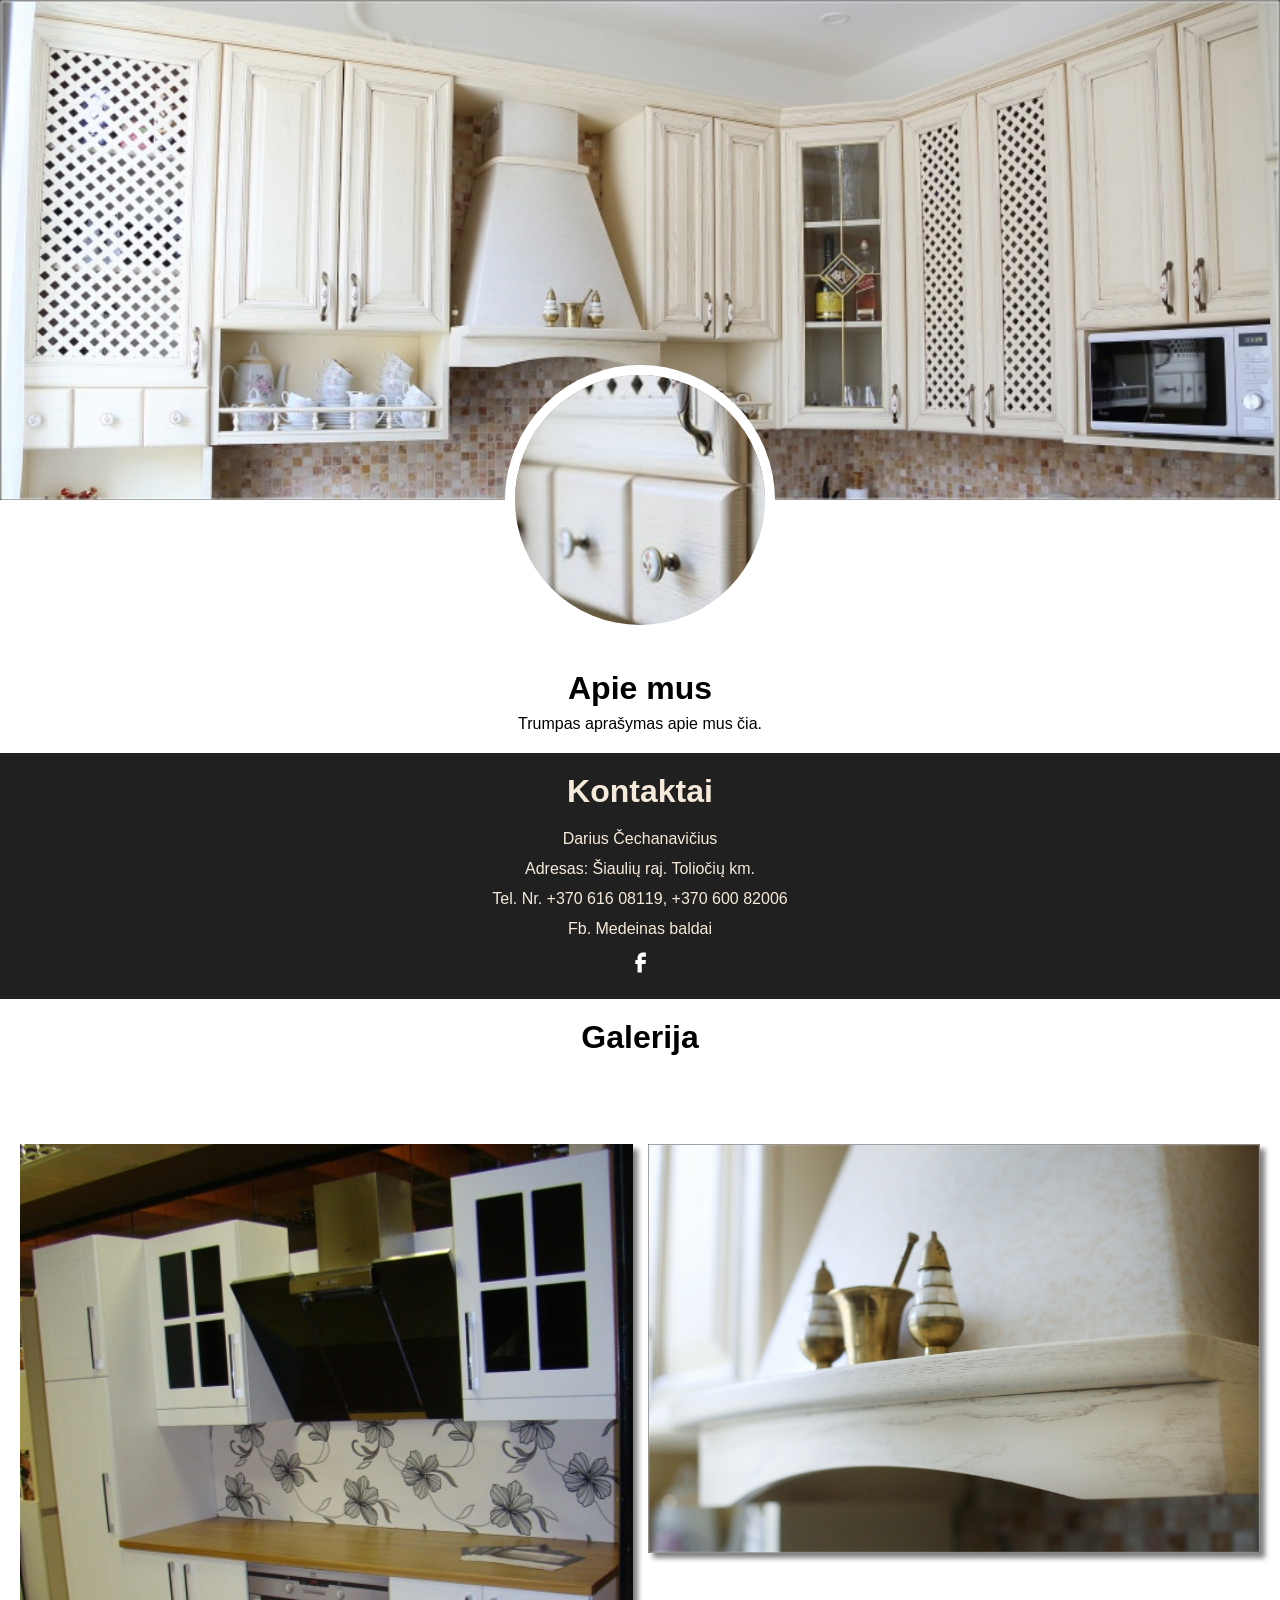
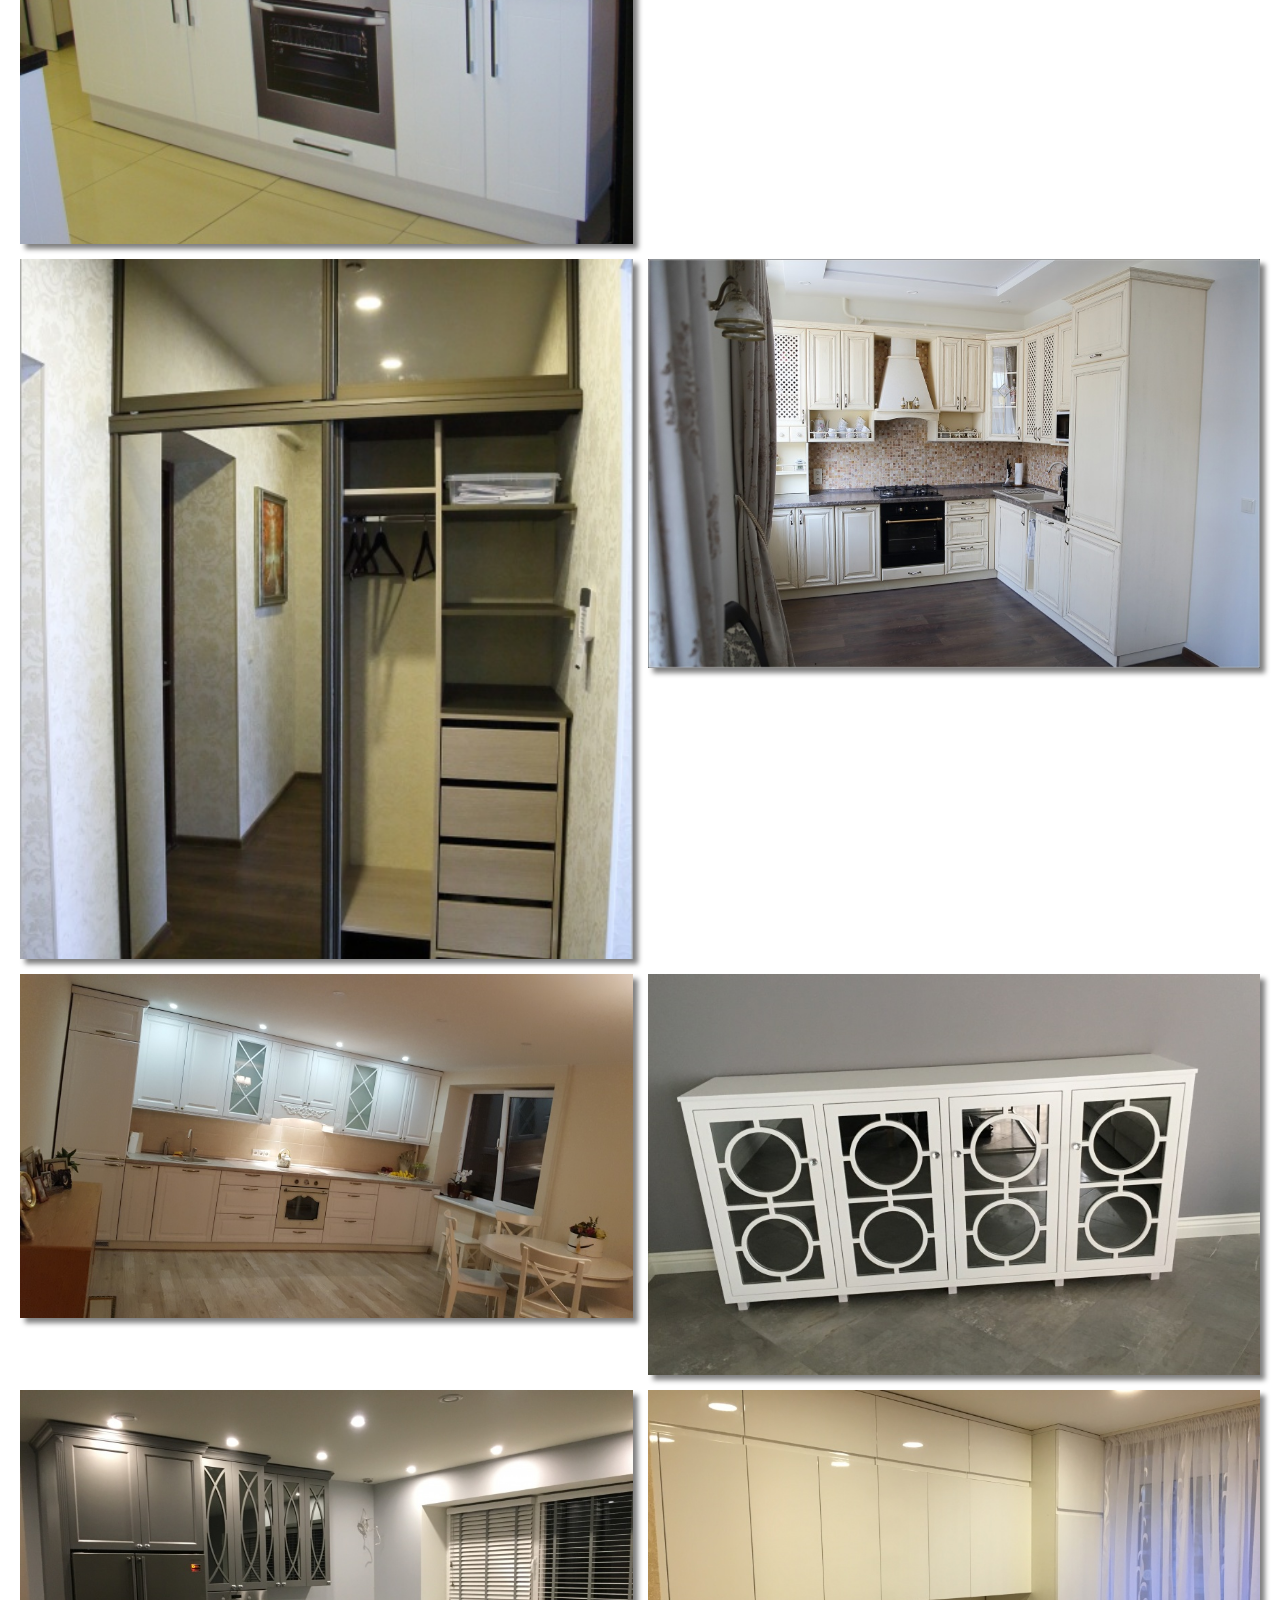
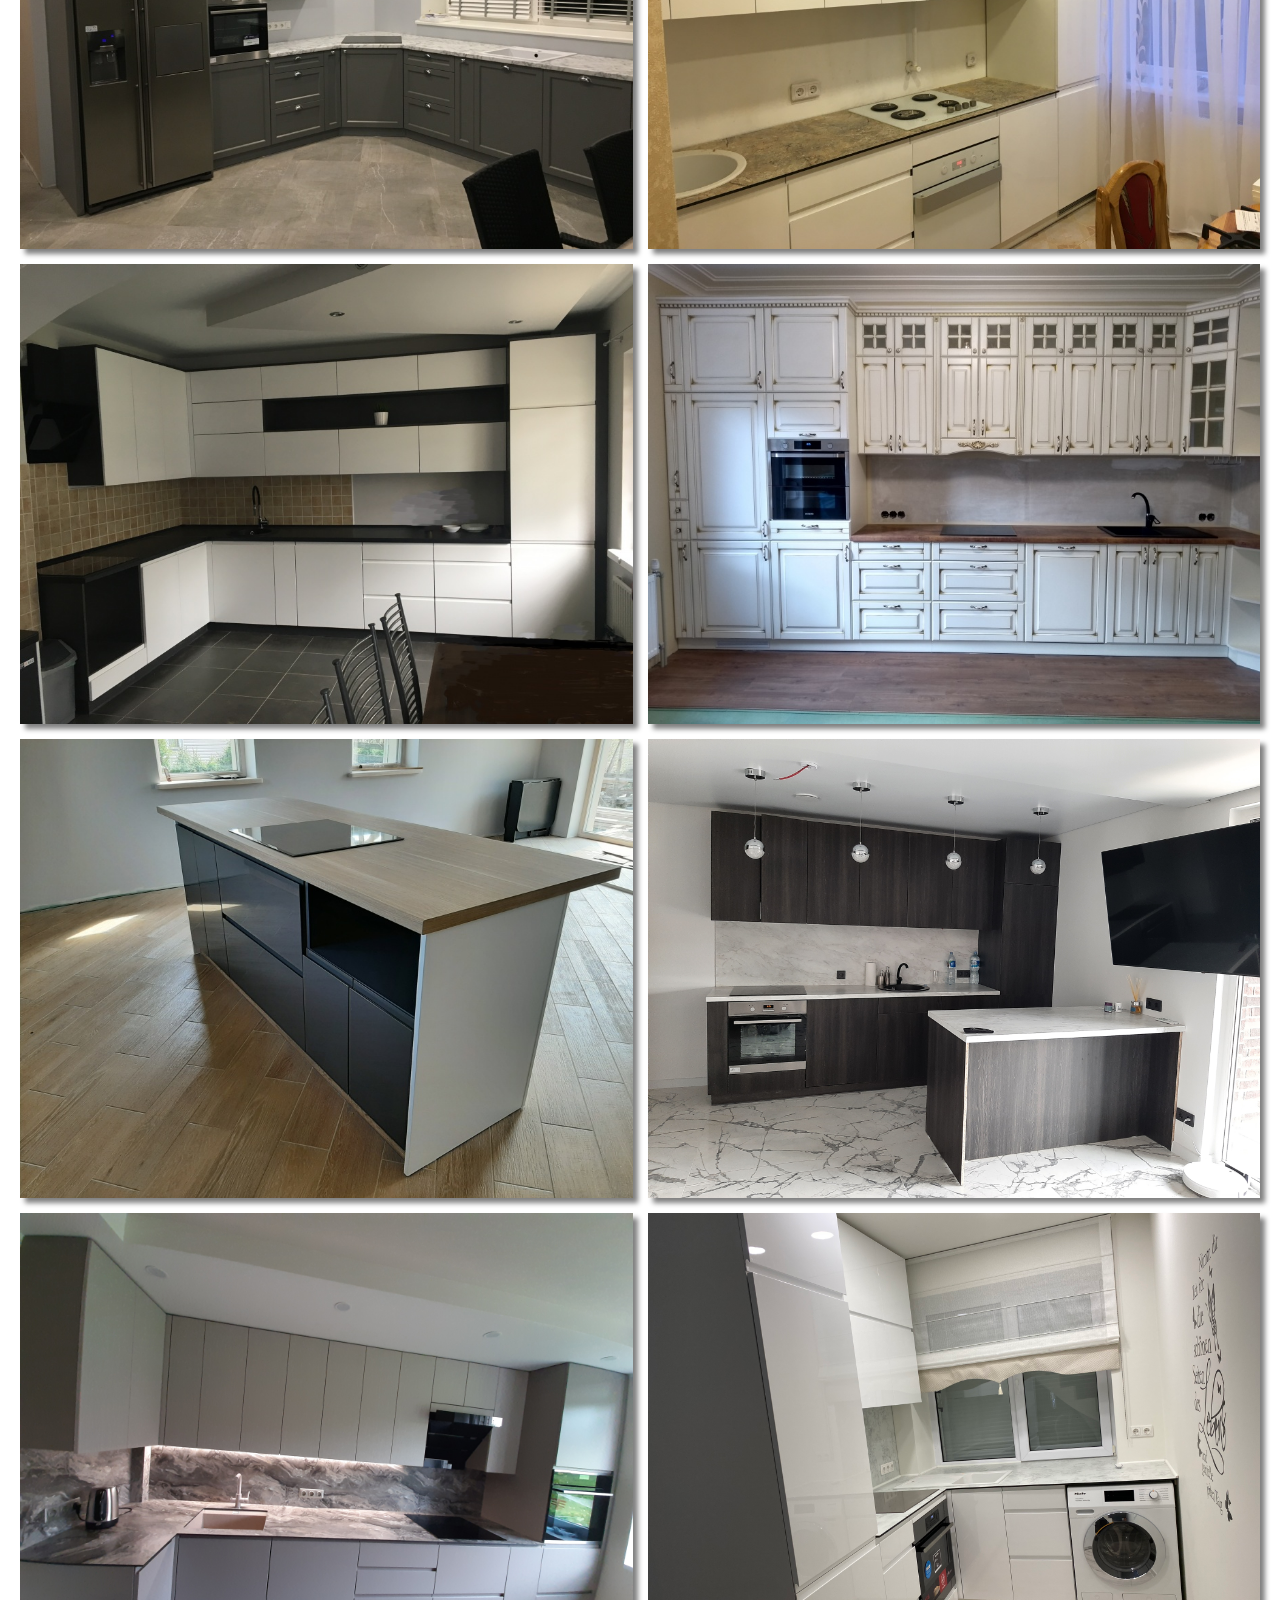
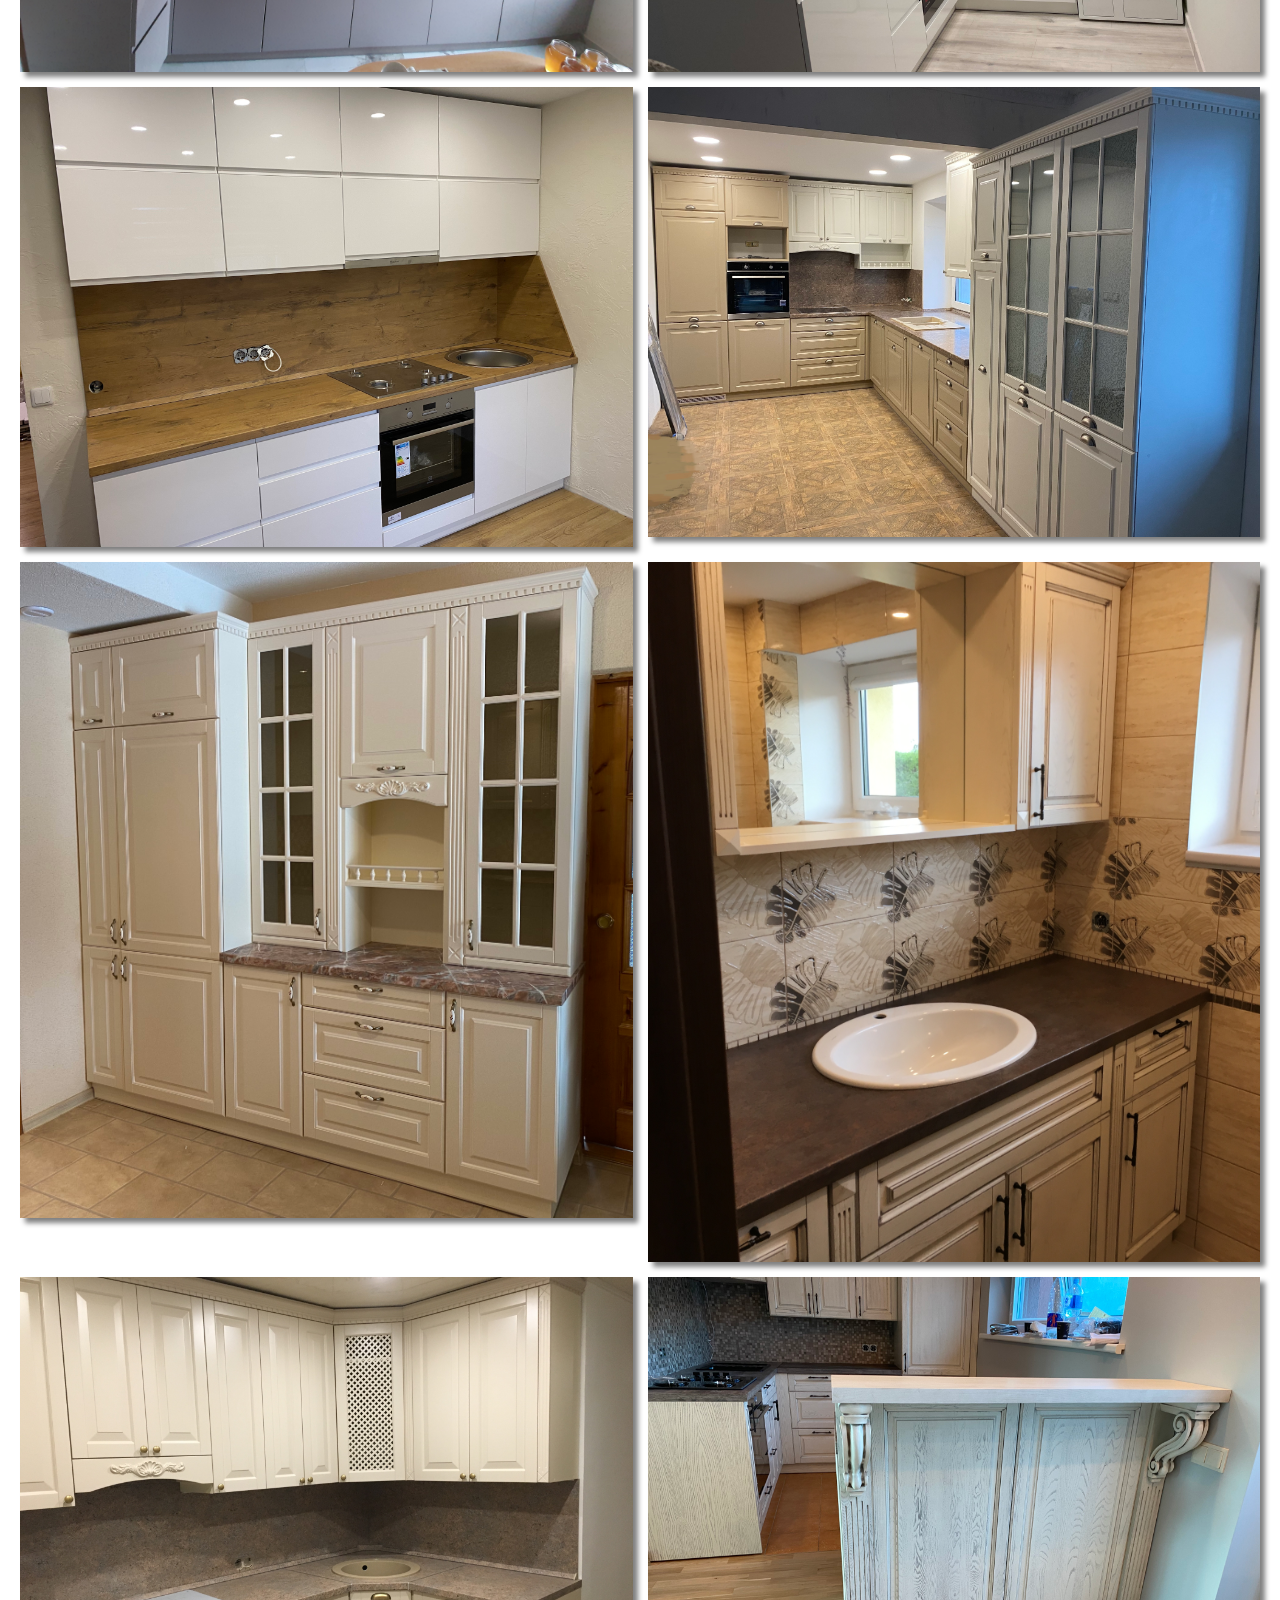
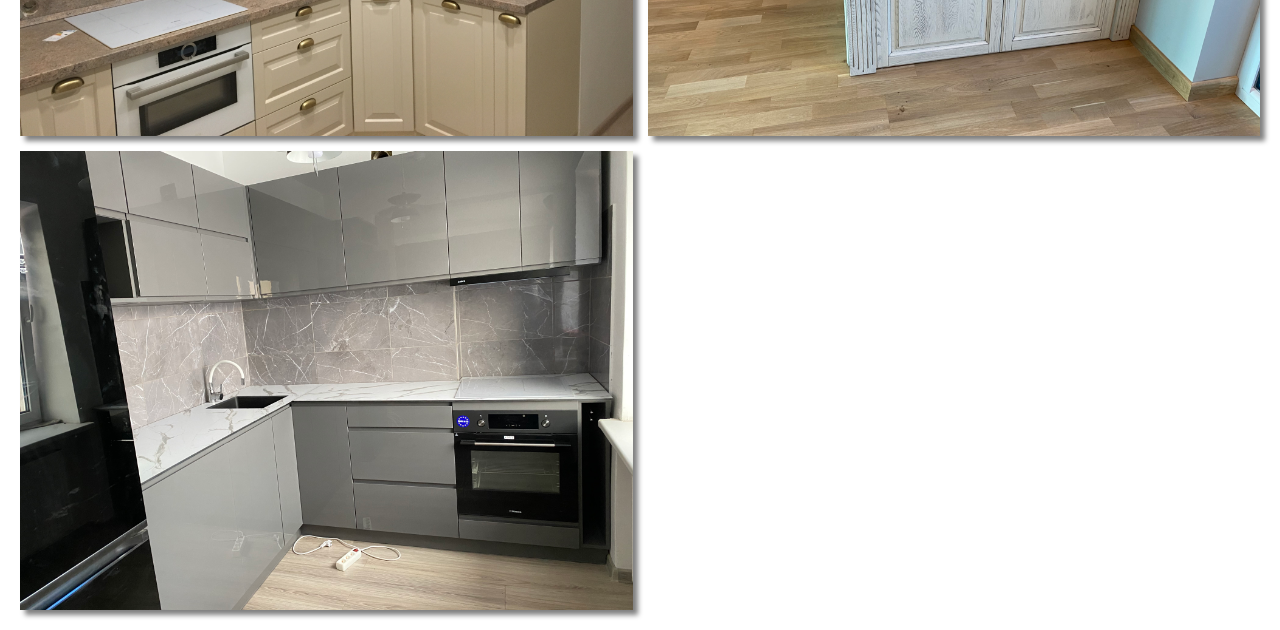
<file: silo/baldai.html>
<!doctype html>
<html lang="en">
  <head>
    <title>baldai</title>
    <meta name="viewport" content="width=device-width, initial-scale=1.0" />
    <link rel="stylesheet" href="baldai_stlius.css" />
  </head>
  <body>
    <div class="hero">
      <div class="hero"></div>
      <img class="logo" src="furniture_images/logo.jpg" alt="logo" />
    </div>
    
    <div class="about-text">
      <h1>Apie mus</h1>
      <p>Trumpas aprašymas apie mus čia.</p>
    </div>

    <div id="contact" class="endbar">
      <h1>Kontaktai</h1>
      <p>Darius Čechanavičius</p>
      <p>Adresas: Šiaulių raj. Toliočių km.</p>
      
      <p>Tel. Nr. +370 616 08119, +370 600 82006</p>

      <p>Fb. Medeinas baldai</p>
      <a href="https://www.facebook.com/medeinas.baldai"
        ><img class="facebook-white" src="images/facebook.svg" alt="section"
      /></a>
    </div>
    <div class="about-text">
      <h1>Galerija</h1>
     
    </div>
     <div class="gallery-grid">
        <img src="galery_furniture/266-ekspo-dazyta.jpg" alt="photo">
        <img src="galery_furniture/401-klasika.jpg" alt="photo">
        
        <img src="galery_furniture/413-su-rudai-tonuotais-veidr. - Copy.jpg" alt="photo">
        <img src="galery_furniture/405-klasika.jpg" alt="photo">
       
        <img src="galery_furniture/423-aistes.jpg" alt="photo">
        <img src="galery_furniture/429-komoda-su-veidrodziais.jpg" alt="photo">
        <img src="galery_furniture/432-virtuve-su-duminiu-veidrodziu.jpg" alt="photo">
        <img src="galery_furniture/435-balta-frezuota2.jpg" alt="photo">
        <img src="galery_furniture/437-blizgus-su-frez.-rank..jpg" alt="photo">
        <img src="galery_furniture/489-gold.jpg" alt="photo">
        <img src="galery_furniture/492-trispalvis.jpg" alt="photo">
        <img src="galery_furniture/20220503_105850.jpg" alt="photo">
        <img src="galery_furniture/20220701_162135.jpg" alt="photo">
        <img src="galery_furniture/IMG_0267.jpg" alt="photo">
        <img src="galery_furniture/IMG_0385.jpg" alt="photo">
        <img src="galery_furniture/IMG_0397.jpg" alt="photo">
        <img src="galery_furniture/IMG_0540.jpg" alt="photo">
        <img src="galery_furniture/IMG_2260 (2).JPG" alt="photo">
        <img src="galery_furniture/IMG_2533-1.jpg" alt="photo">
        <img src="galery_furniture/Palanga Regina.jpg" alt="photo">
        <img src="galery_furniture/virt pilka bl.jpg" alt="photo">
        
        
        
    </div>
  </body>
</html>
</file>
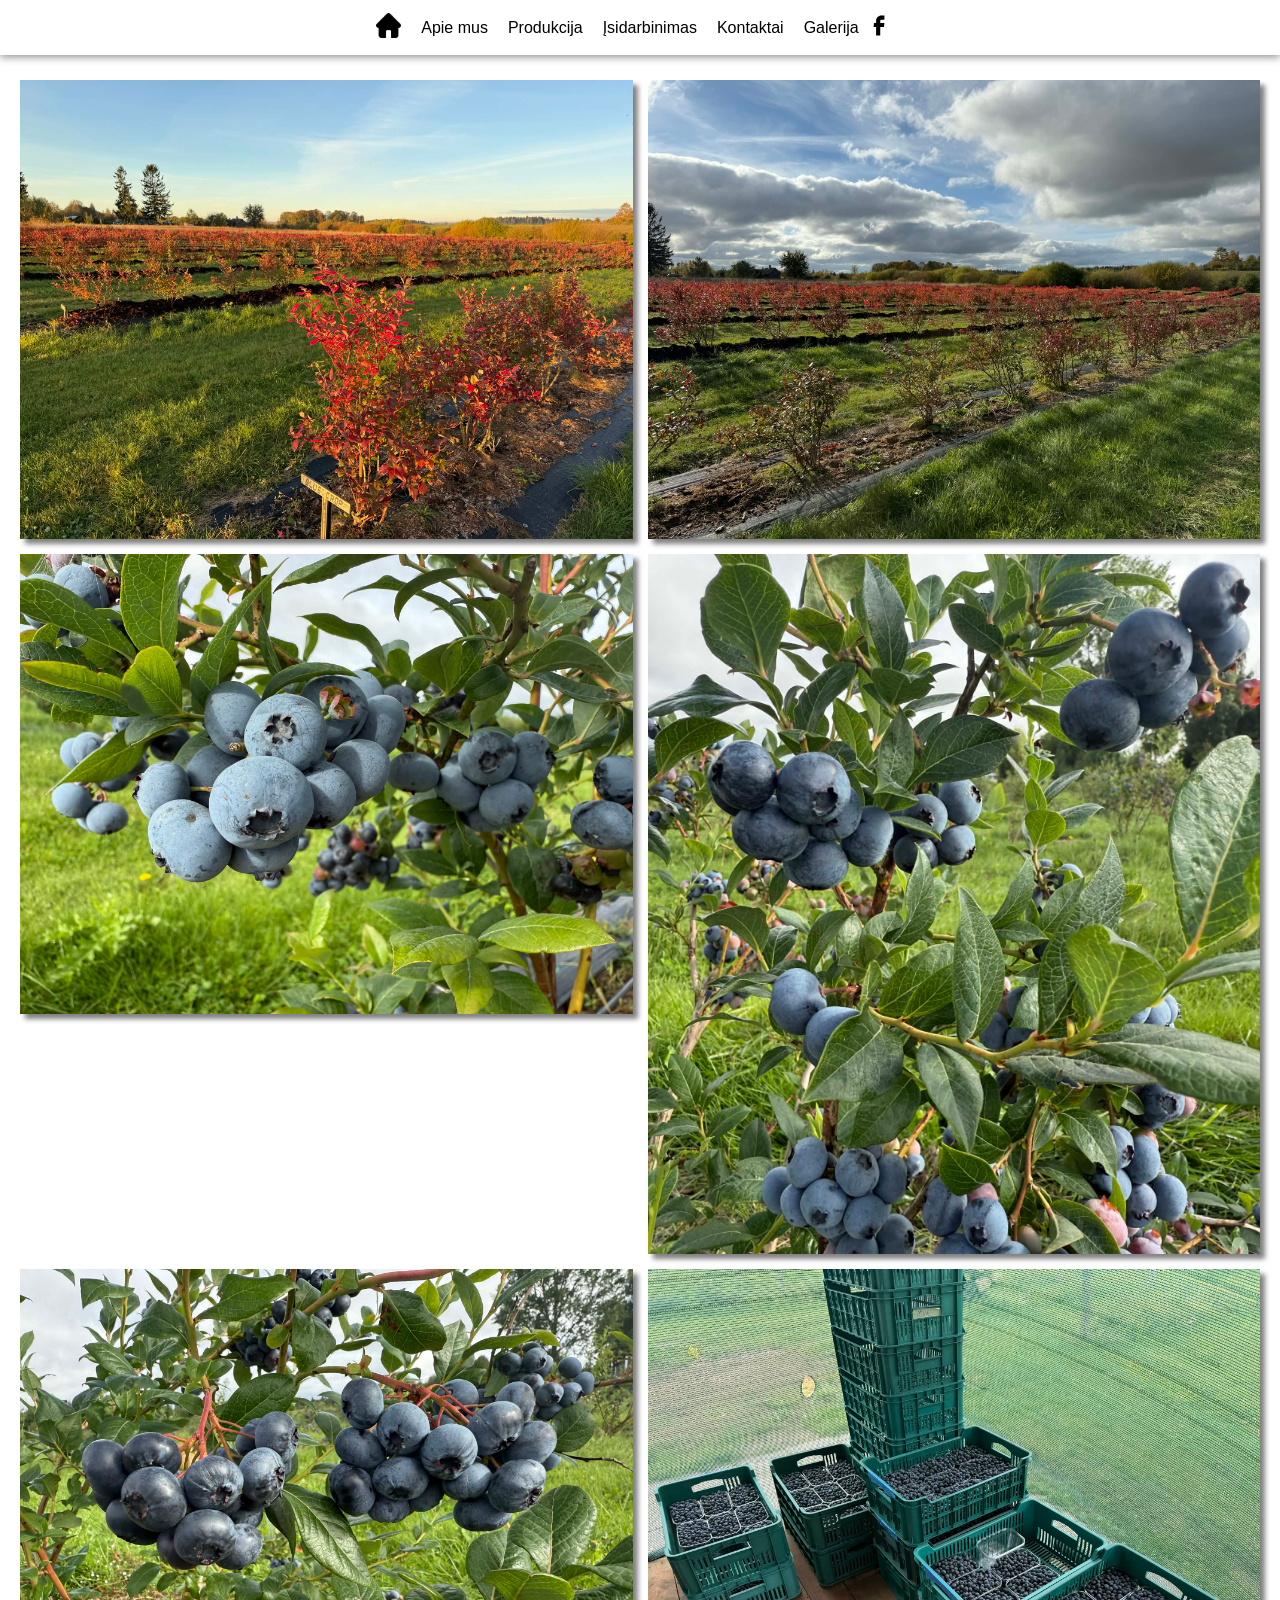
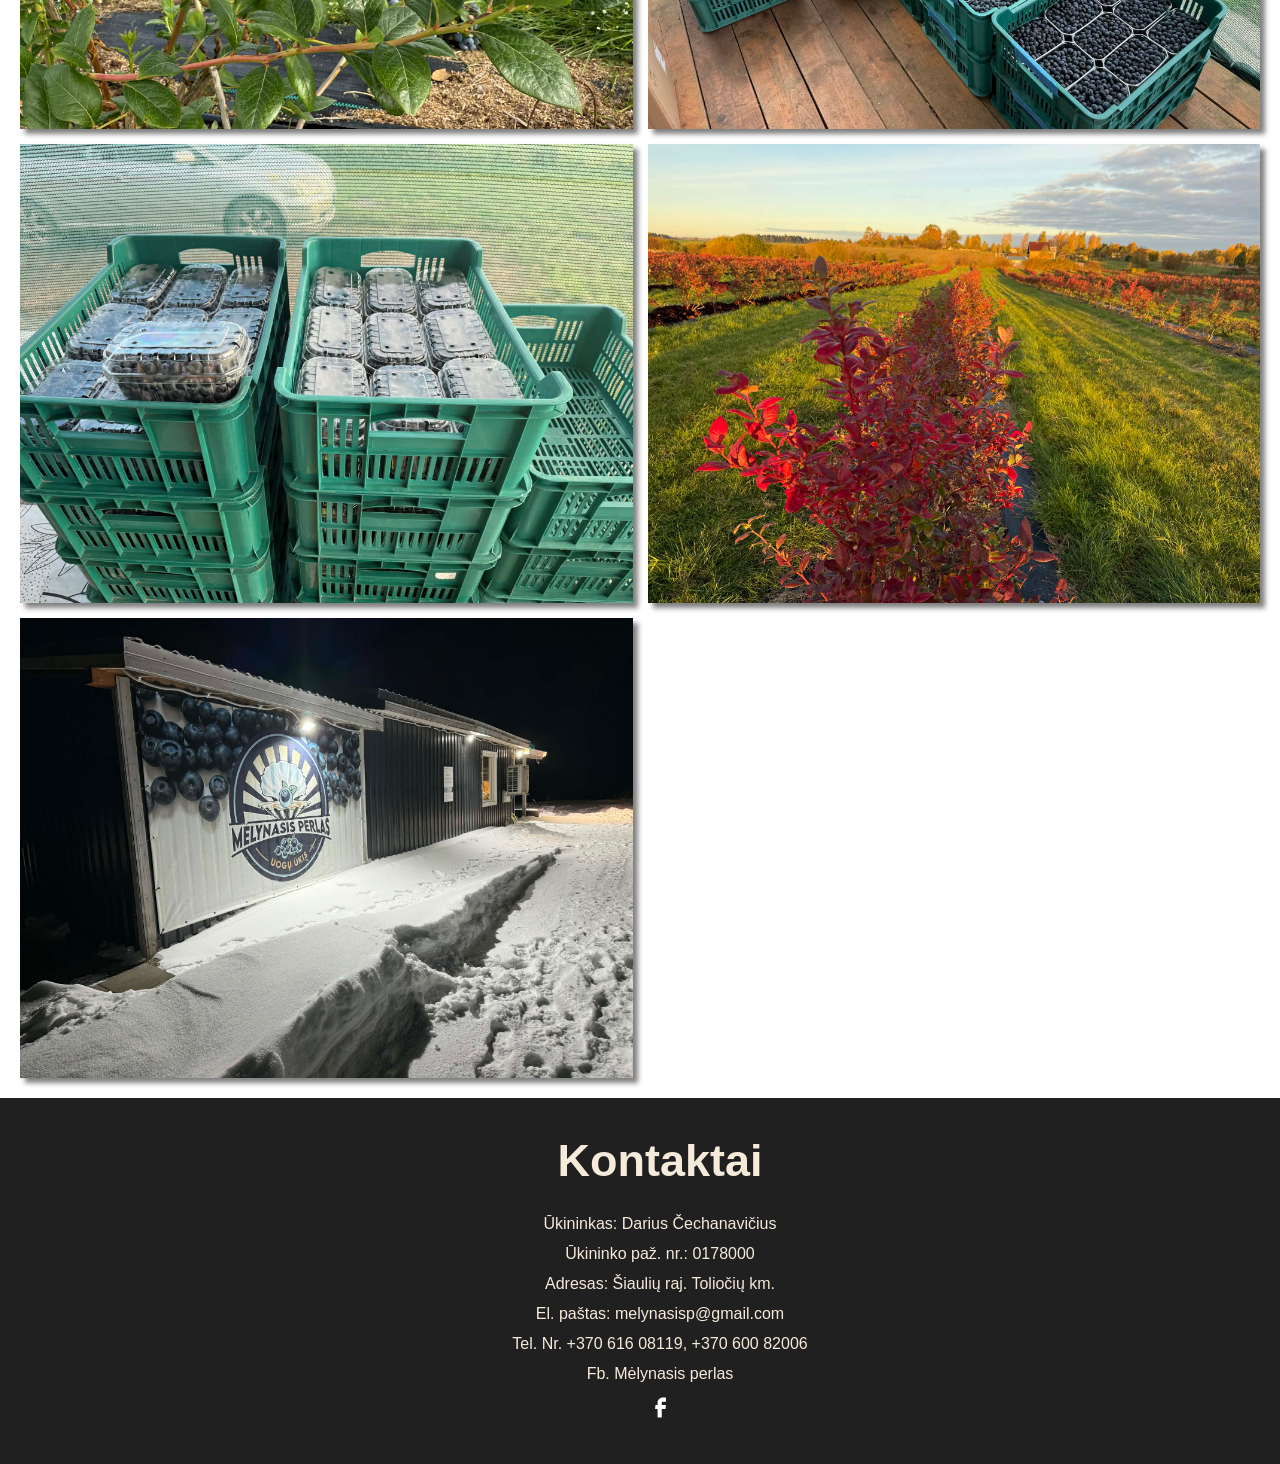
<file: silo/galerija.html>
<!DOCTYPE html>
<html lang="en">
<head>
    <title>Galerija</title>
    <meta name="viewport" content="width=device-width, initial-scale=1.0">
    <link rel="stylesheet" href="style.css">
</head>
<body>
   <div class="sidebar">
      <a href="index.html"
        ><img class="melynasis-perlas" src="images/home.png" alt="section"
      /></a>

      <div
        class="menu-icon"
        onclick="
          document.querySelector('.sidebar-links').classList.toggle('active')
        "
      >
        <span></span>
        <span></span>
        <span></span>
      </div>

      <div class="sidebar-links">
        <a href="index.html#home">Apie mus</a>
        <a href="index.html#about">Produkcija</a>
        <a href="index.html#darbas">Įsidarbinimas</a>
        <a href="index.html#contact">Kontaktai</a>
        <a href="galerija.html">Galerija</a>
      </div>
      <div class="social-links">
        <a href="https://www.facebook.com/melynasisperlas "
          ><img class="facebook" src="images/facebook.svg" alt="section"
        /></a>
      </div>

      <div class="navbar"></div>
    </div>


    <div class="gallery-grid">
        <img src="images/raudon.jpeg" alt="photo">
        <img src="images/eiles.jpeg" alt="photo">
        <img src="images/arti.jpeg" alt="photo">
        <img src="images/arti2.jpeg" alt="photo">
        <img src="images/arti3.jpeg" alt="photo">
        <img src="images/dez.jpeg" alt="photo">
        <img src="images/dez2.jpeg" alt="photo">
        <img src="images/raud2.jpeg" alt="photo">
        <img src="images/ziema.jpeg" alt="photo"> 
        
        
    </div>
    </div>
        <div id="contact" class="endbar">
      <h1>Kontaktai</h1>
      <p>Ūkininkas: Darius Čechanavičius</p>
      <p>Ūkininko paž. nr.: 0178000</p>
      <p>Adresas: Šiaulių raj. Toliočių km.</p>
      <p>El. paštas: melynasisp@gmail.com</p>
      <p>Tel. Nr. +370 616 08119, +370 600 82006</p>
      

      <p>Fb. Mėlynasis perlas</p>
      <a href="https://www.facebook.com/melynasisperlas "
        ><img class="facebook-white" src="images/facebook.svg" alt="section"
      /></a>
    </div>
</body>
</html>
</file>
<file: style.css>
@import url('https://fonts.googleapis.com/css2?family=Caveat:wght@700&display=swap');
@import url('https://fonts.googleapis.com/css2?family=Patrick+Hand&display=swap');
* {
    margin: 0;
    padding: 0;
    box-sizing: border-box
}
 html {
    scroll-behavior: smooth;
}
html, body {
    margin: 0;
    padding: 0;
    width: 100%;
   
}

body {
    font-family: Arial, sans-serif;
    overflow-x: hidden
}
.section-image {
    flex: 1;
    max-width: 50%;
     flex-shrink: 1;
    height: auto;
    object-fit: cover;
    
    border-radius: 5px;

}
.corner-rectangle {
    position: absolute;
    top: 100px;
    left: 50px;
    width: 140px;
    height: 220px;
    background-color: #ffffff;
    z-index: 2;
    border-radius: 5%;
}
.corner-rectangle-text {
     position: absolute;
    top: 10px;
    left: 50%;
    transform: translateX(-50%);
    font-size: 16px;
    font-weight: bold;
    color: #202020;
    font-family: Arial, sans-serif;
    white-space: nowrap;
}
.corner-rectangle-img {
    position: absolute;
    bottom: 80px;
    left: 50%;
    transform: translateX(-50%);
    width: 100px;
    height: 100px;
    object-fit: contain;
    border-radius: 50%;
}
.bottom-rectangle-text{
    position: absolute;
    bottom: 15px;
    left: 50%;
    transform: translateX(-50%);
    text-align: center;
    font-size: 16px;
    font-weight: bold;
    color: #202020;
    font-family: Arial, sans-serif;

}
.gallery-grid {
    display: grid;
    grid-template-columns: repeat(2, 1fr);
    gap: 15px;
    padding: 80px 20px 20px 20px;
    box-sizing: border-box;
}

.gallery-grid img {
    width: 100%;
    max-height: 700px;
    object-fit: cover;
    box-shadow: 5px 5px 5px grey;
}
.main {
    width: 100%;
    height: 70vh;
    position: relative;
    overflow: hidden;
    padding-top: 60px;
}
 .social-links {
    position: static;
    
   
    transform: translateX(30%);
}

.home-section {
    display: flex;
    align-items: center;
    gap: 2rem;
    max-width: 100%;
    box-sizing: border-box;
    
}

.home-text {
    flex: 1;
}

.melynasis-perlas {
    width: 25px;
    height: 25px;
    position: relative;
    left: -20px;
    
}
.facebook-white {
    width: 25px;
    height: 25px;
     filter: brightness(0) invert(1);
}
.facebook {
    width: 25px;
    height: 25px;
     
}
.bg-image {
    position: absolute;
    top: 0;
    left: 0;
    width: 100%;
    height: 100%;
    object-fit: cover;
}
 
.center-image {
    position: absolute;
    top: 50%;
    left: 50%;
    transform: translate(-50%, -50%);
    width: 400px;  
    height: auto; 
    z-index: 1;
}
.navbar {
   position: static;
    
  
    z-index: 3;
}


.logo-tagline {
    position: absolute;
    top: 78%;
    left: 50%;
    transform: translateX(-50%);
    white-space: nowrap;
    font-size: 60px;
    font-weight: 400;
    font-family: 'Kaushan Script', cursive;
    font-style: normal;
    color: #d29852;
    z-index: 1;
    margin: 0;
}


.gradiant-section::after {
    content: '';
    position: absolute;
    inset: 0;

    z-index: 1;
    pointer-events: none;
}

.gradiant-section .content {
    position: relative;
    z-index: 3;
}

.gradiant-section {
    position: relative;
}

.gradiant-section::before {
    content: '';
    position: absolute;
    inset: 0;
    background-image: 
        linear-gradient(to bottom, white, transparent 20%),
        url('images/back9.jpg');
    background-size: cover;
    background-position: center;
    background-repeat: no-repeat;
    
    z-index: 0;
    filter: saturate(100%);
}


.sidebar{
    position: fixed;
    top: 0;
    left: 0;
    width: 100%;
    height: 55px;
    background-color: #ffffff;
    z-index: 10;
    display: flex;
    align-items: center;
    justify-content: center;
    padding: 0 20px;
    box-sizing: border-box;
    box-shadow: 0 2px 8px rgba(0, 0, 0, 0.45);
}
h1 {        
    margin-bottom: 20px;
	font-size: 45px;
	text-align: center;
	line-height: 45px;
}
b {
    font-size: 21px;
	text-align: center;
	line-height: 45px;
}
.sidebar-links {
   
 justify-content: center;
    display: flex;
    gap: 20px;
}
.sidebar-links a {
    text-align: center;
    text-decoration: none;
    color: black;
    font-size: 16px;
}
.sidebar-links a:hover {
    color: gray;
}

.menu-icon {
    display: flex;
    flex-direction: column;
    gap: 5px;
    cursor: pointer;
    
}

.menu-icon span {
    display: block;
    width: 30px;
    height: 4px;
    background-color: black;
    border-radius: 4px;
}
.center-text {
    position: absolute;
    top: 90%;              
    left: 50%;
    transform: translateX(-50%);
    text-align: center;
    z-index: 2;
    color: black;
}
.content{
    text-align: center;
    padding: 5px 10px;

    scroll-margin-top: 60px;
}
.endbar{
    position: relative;
    width: 100%;
    height: auto;
    background-color: #202020;
    text-align: center;
    padding: 40px 20px;
    scroll-margin-top: 60px;
    color: #f6eada;
    display: flex;
    flex-direction: column;
    align-items: center;
    justify-content: center;
    gap: 12px;
}
.center-text h1 {
    font-size: 24px;
    margin-bottom: 5px;
}

.center-text p {
    font-size: 16px;
    color: black;
}
.gallery-btn {
    margin-top: 50px;
    padding: 15px 25px;
    background-color: #f6c821;
    border: none;
    font-size: 24px;
    cursor: pointer;
    border-radius: 100px;
    border-color: #202020;
    box-shadow: 5px 5px 5px grey;
}

.gallery-btn:hover {
    background-color: #d49e1a;
}
.menu-icon {
    display: none;
}

@media (max-width: 768px) {
    .home-section {
        flex-direction: column;
    }

    .home-section .home-text {
        order: 1;
        width: 100%;
        box-sizing: border-box;
        padding: 0 15px;
    }

    .home-section .section-image {
        order: 2;
    }

    .home-text h1 {
        font-size: 28px;
        line-height: 32px;
    }

    .home-text p {
        font-size: 14px;
        line-height: 20px;
        word-wrap: break-word;
        overflow-wrap: break-word;
    }

    .section-image {
        max-width: 100%;
        width: 100%;
    }
    .logo-tagline {
        font-size: 28px;
    }

    .center-image {
        width: 200px;
    }

     .sidebar {
        justify-content: flex-start;
    }

    .sidebar a:has(.melynasis-perlas) {
        margin-left: 8px;
        order: 1;
    }

   

    .social-links {
        order: 2;
        transform: none;
        margin-left: -12px;
    }

    .menu-icon {
        order: 3;
        margin-left: auto;
        display: flex;
        gap: 4px;
    }

    .menu-icon span {
        width: 24px;
        height: 3px;
    }

    .sidebar-links {
        display: none;
        position: absolute;
        top: 55px;
        left: 0;
        width: 100%;
        background-color: #ffffff;
        flex-direction: column;
        align-items: flex-start;
        gap: 0;
        box-shadow: 0 4px 8px rgba(0, 0, 0, 0.15);
    }

    .sidebar-links.active {
        display: flex;
    }

    .sidebar-links a {
        font-size: 16px;
        padding: 14px 20px;
        width: 100%;
        text-align: left;   
        border-bottom: 1px solid #eee;
        box-sizing: border-box;
    }
    .corner-rectangle {
  
    width: 70px;
    height: 70px;
    top: 70px;
    left: 15px;
    }       
    .corner-rectangle-text{
        font-size: 8px;
        top: 5px;
    }
    .bottom-rectangle-text {
    display: none;
    
    }
    .corner-rectangle-img {
    width: 45px;
    height: 45px;
    bottom: 6px;
    }
    .logo-tagline {
    font-size: 32px;
    white-space: normal;
    width: 80%;
    text-align: center;
}
.gallery-grid {
    display: grid;
    grid-template-columns: repeat(1, 1fr);
    gap: 15px;
    padding: 80px 20px 20px 20px;
    box-sizing: border-box;
}

    
}
</file>
<file: silo/style.css>
@import url('https://fonts.googleapis.com/css2?family=Caveat:wght@700&display=swap');
* {
    margin: 0;
    padding: 0;
}
 html {
    scroll-behavior: smooth;
}
html, body {
    margin: 0;
    padding: 0;
    width: 100%;
   
}

body {
    font-family: Arial, sans-serif;
    overflow-x: hidden
}
.section-image {
    flex: 1;
    max-width: 50%;
     flex-shrink: 1;
    height: auto;
    object-fit: cover;
    
    border-radius: 5px;

}
.corner-rectangle {
    position: absolute;
    top: 100px;
    left: 50px;
    width: 140px;
    height: 220px;
    background-color: #ffffff;
    z-index: 2;
    border-radius: 5%;
}
.corner-rectangle-text {
     position: absolute;
    top: 10px;
    left: 50%;
    transform: translateX(-50%);
    font-size: 16px;
    font-weight: bold;
    color: #202020;
    font-family: Arial, sans-serif;
    white-space: nowrap;
}
.corner-rectangle-img {
    position: absolute;
    bottom: 80px;
    left: 50%;
    transform: translateX(-50%);
    width: 100px;
    height: 100px;
    object-fit: contain;
    border-radius: 50%;
}
.bottom-rectangle-text{
    position: absolute;
    bottom: 15px;
    left: 50%;
    transform: translateX(-50%);
    text-align: center;
    font-size: 16px;
    font-weight: bold;
    color: #202020;
    font-family: Arial, sans-serif;

}
.gallery-grid {
    display: grid;
    grid-template-columns: repeat(2, 1fr);
    gap: 15px;
    padding: 80px 20px 20px 20px;
    box-sizing: border-box;
}

.gallery-grid img {
    width: 100%;
    max-height: 700px;
    object-fit: cover;
    box-shadow: 5px 5px 5px grey;
}
.main {
    width: 100%;
    height: 70vh;
    position: relative;
    overflow: hidden;
    padding-top: 60px;
}
 .social-links {
    position: static;
    
   
    transform: translateX(30%);
}

.home-section {
    display: flex;
    align-items: center;
    gap: 2rem;
    max-width: 100%;
    box-sizing: border-box;
    
}

.home-text {
    flex: 1;
}

.melynasis-perlas {
    width: 25px;
    height: 25px;
    position: relative;
    left: -20px;
    
}
.facebook-white {
    width: 25px;
    height: 25px;
     filter: brightness(0) invert(1);
}
.facebook {
    width: 25px;
    height: 25px;
     
}
.bg-image {
    position: absolute;
    top: 0;
    left: 0;
    width: 100%;
    height: 100%;
    object-fit: cover;
}
 
.center-image {
    position: absolute;
    top: 50%;
    left: 50%;
    transform: translate(-50%, -50%);
    width: 400px;  
    height: auto; 
    z-index: 1;
}
.navbar {
   position: static;
    
  
    z-index: 3;
}


.logo-tagline {
    position: absolute;
    top: 78%;
    left: 50%;
    transform: translateX(-50%);
    white-space: nowrap;
    font-size: 64px;
    font-weight: bold;
    font-family: 'Caveat', cursive;
    color: #d29852;
    z-index: 1;
    margin: 0;
}


.gradiant-section::after {
    content: '';
    position: absolute;
    inset: 0;

    z-index: 1;
    pointer-events: none;
}

.gradiant-section .content {
    position: relative;
    z-index: 3;
}

.gradiant-section {
    position: relative;
}

.gradiant-section::before {
    content: '';
    position: absolute;
    inset: 0;
    background-image: 
        linear-gradient(to bottom, white, transparent 20%),
        url('images/back9.jpg');
    background-size: cover;
    background-position: center;
    background-repeat: no-repeat;
    
    z-index: 0;
    filter: saturate(100%);
}


.sidebar{
    position: fixed;
    top: 0;
    left: 0;
    width: 100%;
    height: 55px;
    background-color: #ffffff;
    z-index: 10;
    display: flex;
    align-items: center;
    justify-content: center;
    padding: 0 20px;
    box-sizing: border-box;
    box-shadow: 0 2px 8px rgba(0, 0, 0, 0.45);
}
h1 {        
    margin-bottom: 20px;
	font-size: 45px;
	text-align: center;
	line-height: 45px;
}
b {
    font-size: 21px;
	text-align: center;
	line-height: 45px;
}
.sidebar-links {
   
 justify-content: center;
    display: flex;
    gap: 20px;
}
.sidebar-links a {
    text-align: center;
    text-decoration: none;
    color: black;
    font-size: 16px;
}
.sidebar-links a:hover {
    color: gray;
}

.menu-icon {
    display: flex;
    flex-direction: column;
    gap: 5px;
    cursor: pointer;
    
}

.menu-icon span {
    display: block;
    width: 30px;
    height: 4px;
    background-color: black;
    border-radius: 4px;
}
.center-text {
    position: absolute;
    top: 90%;              
    left: 50%;
    transform: translateX(-50%);
    text-align: center;
    z-index: 2;
    color: black;
}
.content{
    text-align: center;
    padding: 5px 10px;

    scroll-margin-top: 60px;
}
.endbar{
    position: relative;
    width: 100%;
    height: auto;
    background-color: #202020;
    text-align: center;
    padding: 40px 20px;
    scroll-margin-top: 60px;
    color: #f6eada;
    display: flex;
    flex-direction: column;
    align-items: center;
    justify-content: center;
    gap: 12px;
}
.center-text h1 {
    font-size: 24px;
    margin-bottom: 5px;
}

.center-text p {
    font-size: 16px;
    color: black;
}
.gallery-btn {
    margin-top: 50px;
    padding: 15px 25px;
    background-color: #f6c821;
    border: none;
    font-size: 24px;
    cursor: pointer;
    border-radius: 100px;
    border-color: #202020;
    box-shadow: 5px 5px 5px grey;
}

.gallery-btn:hover {
    background-color: #d49e1a;
}
.menu-icon {
    display: none;
}

@media (max-width: 768px) {
    .home-section {
        flex-direction: column;
    }

    .home-section .home-text {
        order: 1;
        width: 100%;
        box-sizing: border-box;
        padding: 0 15px;
    }

    .home-section .section-image {
        order: 2;
    }

    .home-text h1 {
        font-size: 28px;
        line-height: 32px;
    }

    .home-text p {
        font-size: 14px;
        line-height: 20px;
        word-wrap: break-word;
        overflow-wrap: break-word;
    }

    .section-image {
        max-width: 100%;
        width: 100%;
    }
    .logo-tagline {
        font-size: 28px;
    }

    .center-image {
        width: 200px;
    }

     .sidebar {
        justify-content: flex-start;
    }

    .sidebar a:has(.melynasis-perlas) {
        margin-left: 8px;
        order: 1;
    }

   

    .social-links {
        order: 2;
        transform: none;
        margin-left: -12px;
    }

    .menu-icon {
        order: 3;
        margin-left: auto;
        display: flex;
        gap: 4px;
    }

    .menu-icon span {
        width: 24px;
        height: 3px;
    }

    .sidebar-links {
        display: none;
        position: absolute;
        top: 55px;
        left: 0;
        width: 100%;
        background-color: #ffffff;
        flex-direction: column;
        align-items: flex-start;
        gap: 0;
        box-shadow: 0 4px 8px rgba(0, 0, 0, 0.15);
    }

    .sidebar-links.active {
        display: flex;
    }

    .sidebar-links a {
        font-size: 16px;
        padding: 14px 20px;
        width: 100%;
        text-align: left;
        border-bottom: 1px solid #eee;
        box-sizing: border-box;
    }
    .corner-rectangle {
  
    width: 140px;
    height: 160px;
    top: 70px;
    left: 15px;
    }
    .bottom-rectangle-text {
    display: none;
    }
    .corner-rectangle-img {
  
    bottom: 20px;
    }
    
}
</file>
<file: baldai_stlius.css>
@import url('https://fonts.googleapis.com/css2?family=Caveat:wght@700&display=swap');
* {
    margin: 0;
    padding: 0;
}
html {
    scroll-behavior: smooth;
}
html, body {
    margin: 0;
    padding: 0;
    width: 100%;
}

body {
    font-family: Arial, sans-serif;
    overflow-x: hidden;
    position: relative;
    width: 100%;
    background-color: white;
}
.hero {
    position: relative;
    width: 100%;        
    height: 500px;
    background-image: url('galery_furniture/404-klasika.jpg');
    background-size: cover;
    background-position: top;
    margin-bottom: 150px;
}

.logo {
    position: absolute;
    top: 100%;
    left: 50%;
    transform: translate(-50%, -50%);
    width: 250px;
    height: 250px;
    border-radius: 50%;
    object-fit: cover;
    z-index: 2;
    
    border: 10px solid white;
}
.about-text {
    text-align: center;
    padding: 0 20px;
}

.about-text h1 {
    font-size: 32px;
    margin-bottom: 8px;
}

.about-text p {
    font-size: 32px;
    color: #000000;
    padding-bottom: 50px;
    padding-top: 30px;
}
h1 {
    padding-top: 20px;
    font-size: 32px;
    margin: 0 0 8px 0;
}
h2 {
    padding-top: 20px;
    font-size: 42px;
    margin: 0 0 8px 0;
}

.facebook-white {
    width: 25px;
    height: 25px;
     filter: brightness(0) invert(1);
}
.endbar{
    
    position: relative;
    width: 100%;
    height: auto;
    background-color: #202020;
    text-align: center;
    
    padding-bottom: 20px;
    scroll-margin-top: 60px;
    color: #f6eada;
    display: flex;
    flex-direction: column;
    align-items: center;
    justify-content: center;
    gap: 12px;
}
.content{
    text-align: center;
    

    scroll-margin-top: 60px;
}
.gallery-grid {
    display: grid;
    grid-template-columns: repeat(2, 1fr);
    gap: 15px;
    padding: 80px 20px 20px 20px;
    box-sizing: border-box;
}

.gallery-grid img {
    width: 100%;
    max-height: 700px;
    object-fit: cover;
    box-shadow: 5px 5px 5px grey;
}
.featured-grid {
    display: grid;
    grid-template-columns: repeat(2, minmax(0, 700px));
    justify-content: space-evenly;
    gap: 10px;              
    padding: 40px 20px 80px 20px;
    box-sizing: border-box;
}

.featured-grid a {
    position: relative;      /* required: the text is placed relative to this */
    display: block;
    align-self: start;       /* link is exactly as tall as the image */
    text-decoration: none;
}


.featured-grid img {
    display: block;
    width: 100%;
    aspect-ratio: 4 / 3;
    object-fit: cover;
    box-shadow: 0px 0px 10px 5px  rgb(54, 54, 54);
}
.image-text {
    position: absolute;
    bottom: 0;
    left: 0;
    width: 100%;
    padding: 15px;
    box-sizing: border-box;
    text-align: center;
    color: white;
    font-size: 24px;
    background: rgba(0, 0, 0, 0.5);
}
.galerija-backround {
    background-color:   white;
}
@media (max-width: 768px){
    .gallery-grid{
    grid-template-columns: repeat(1, 1fr);
    }
    .featured-grid {
        grid-template-columns: minmax(0, 450px);
        justify-content: center;
    }
}
</file>
<file: silo/baldai_stlius.css>
@import url('https://fonts.googleapis.com/css2?family=Caveat:wght@700&display=swap');
* {
    margin: 0;
    padding: 0;
}
html {
    scroll-behavior: smooth;
}
html, body {
    margin: 0;
    padding: 0;
    width: 100%;
}

body {
    font-family: Arial, sans-serif;
    overflow-x: hidden;
    position: relative;
    width: 100%;
    background-color: white;
}
.hero {
    position: relative;
    width: 100%;        
    height: 500px;
    background-image: url('galery_furniture/404-klasika.jpg');
    background-size: cover;
    background-position: top;
    margin-bottom: 150px;
}

.logo {
    position: absolute;
    top: 100%;
    left: 50%;
    transform: translate(-50%, -50%);
    width: 250px;
    height: 250px;
    border-radius: 50%;
    object-fit: cover;
    z-index: 2;
    
    border: 10px solid white;
}
.about-text {
    text-align: center;
    padding: 0 20px;
}

.about-text h1 {
    font-size: 32px;
    margin-bottom: 8px;
}

.about-text p {
    font-size: 16px;
    color: #000000;
    padding-bottom: 20px;
}
h1 {
    padding-top: 20px;
    font-size: 32px;
    margin: 0 0 8px 0;
}

.facebook-white {
    width: 25px;
    height: 25px;
     filter: brightness(0) invert(1);
}
.endbar{
    
    position: relative;
    width: 100%;
    height: auto;
    background-color: #202020;
    text-align: center;
         
    padding-bottom: 20px;
    scroll-margin-top: 60px;
    color: #f6eada;
    display: flex;
    flex-direction: column;
    align-items: center;
    justify-content: center;
    gap: 12px;
}
.content{
    text-align: center;
    padding: 5px 10px;

    scroll-margin-top: 60px;
}
.gallery-grid {
    display: grid;
    grid-template-columns: repeat(2, 1fr);
    gap: 15px;
    padding: 80px 20px 20px 20px;
    box-sizing: border-box;
}

.gallery-grid img {
    width: 100%;
    max-height: 700px;
    object-fit: cover;
    box-shadow: 5px 5px 5px grey;
}
</file>
